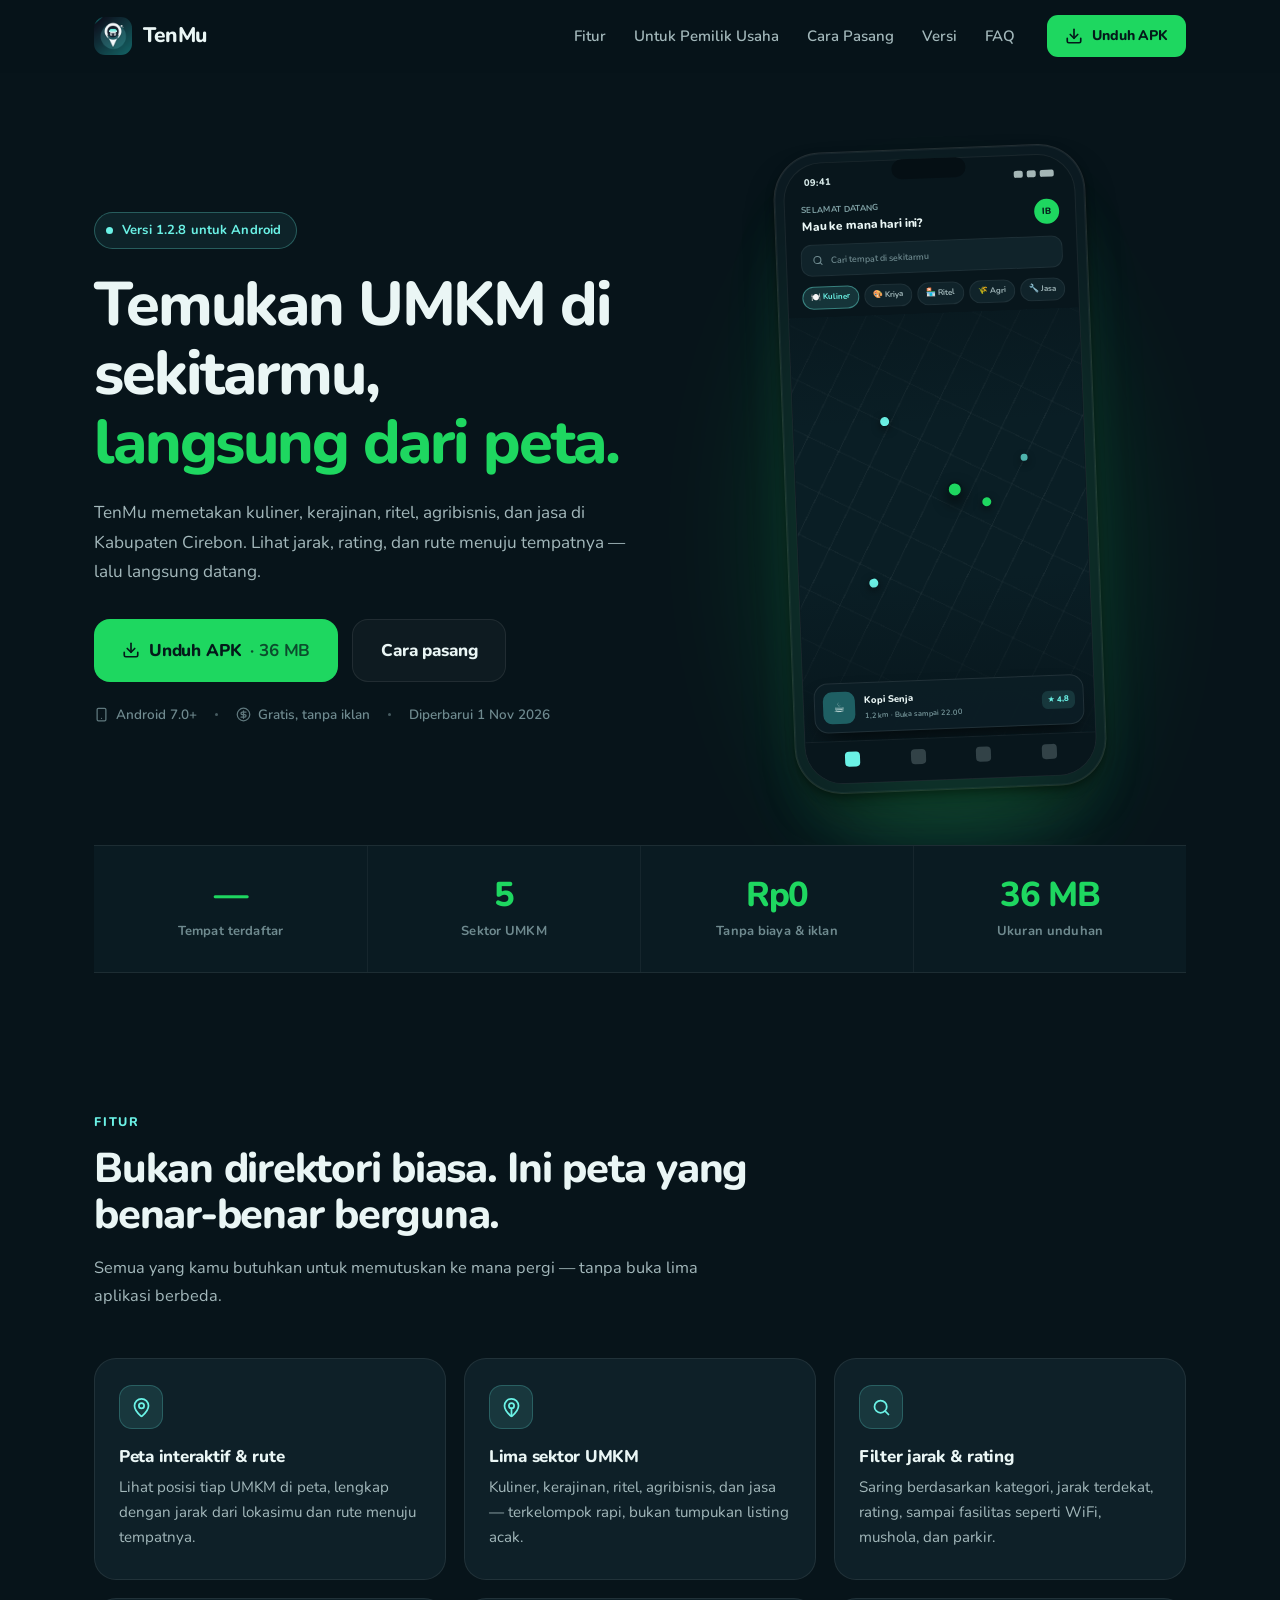
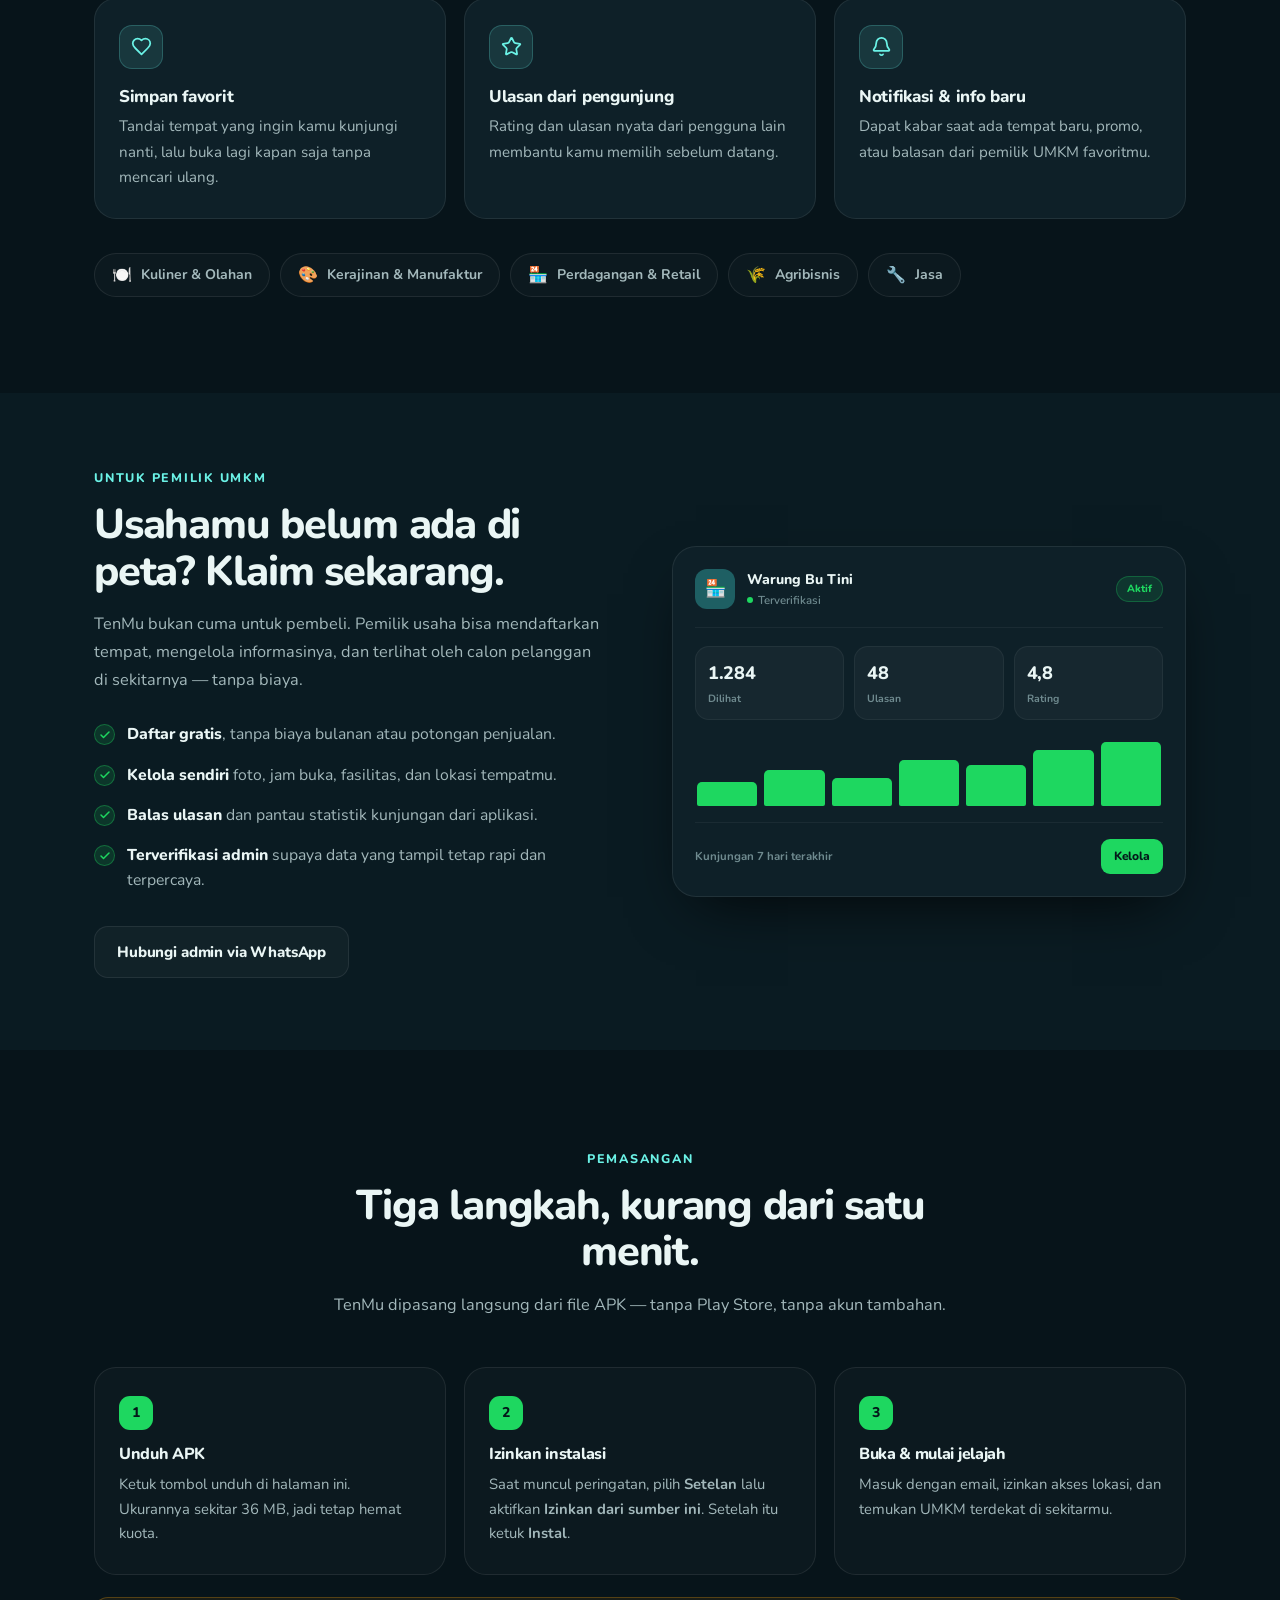
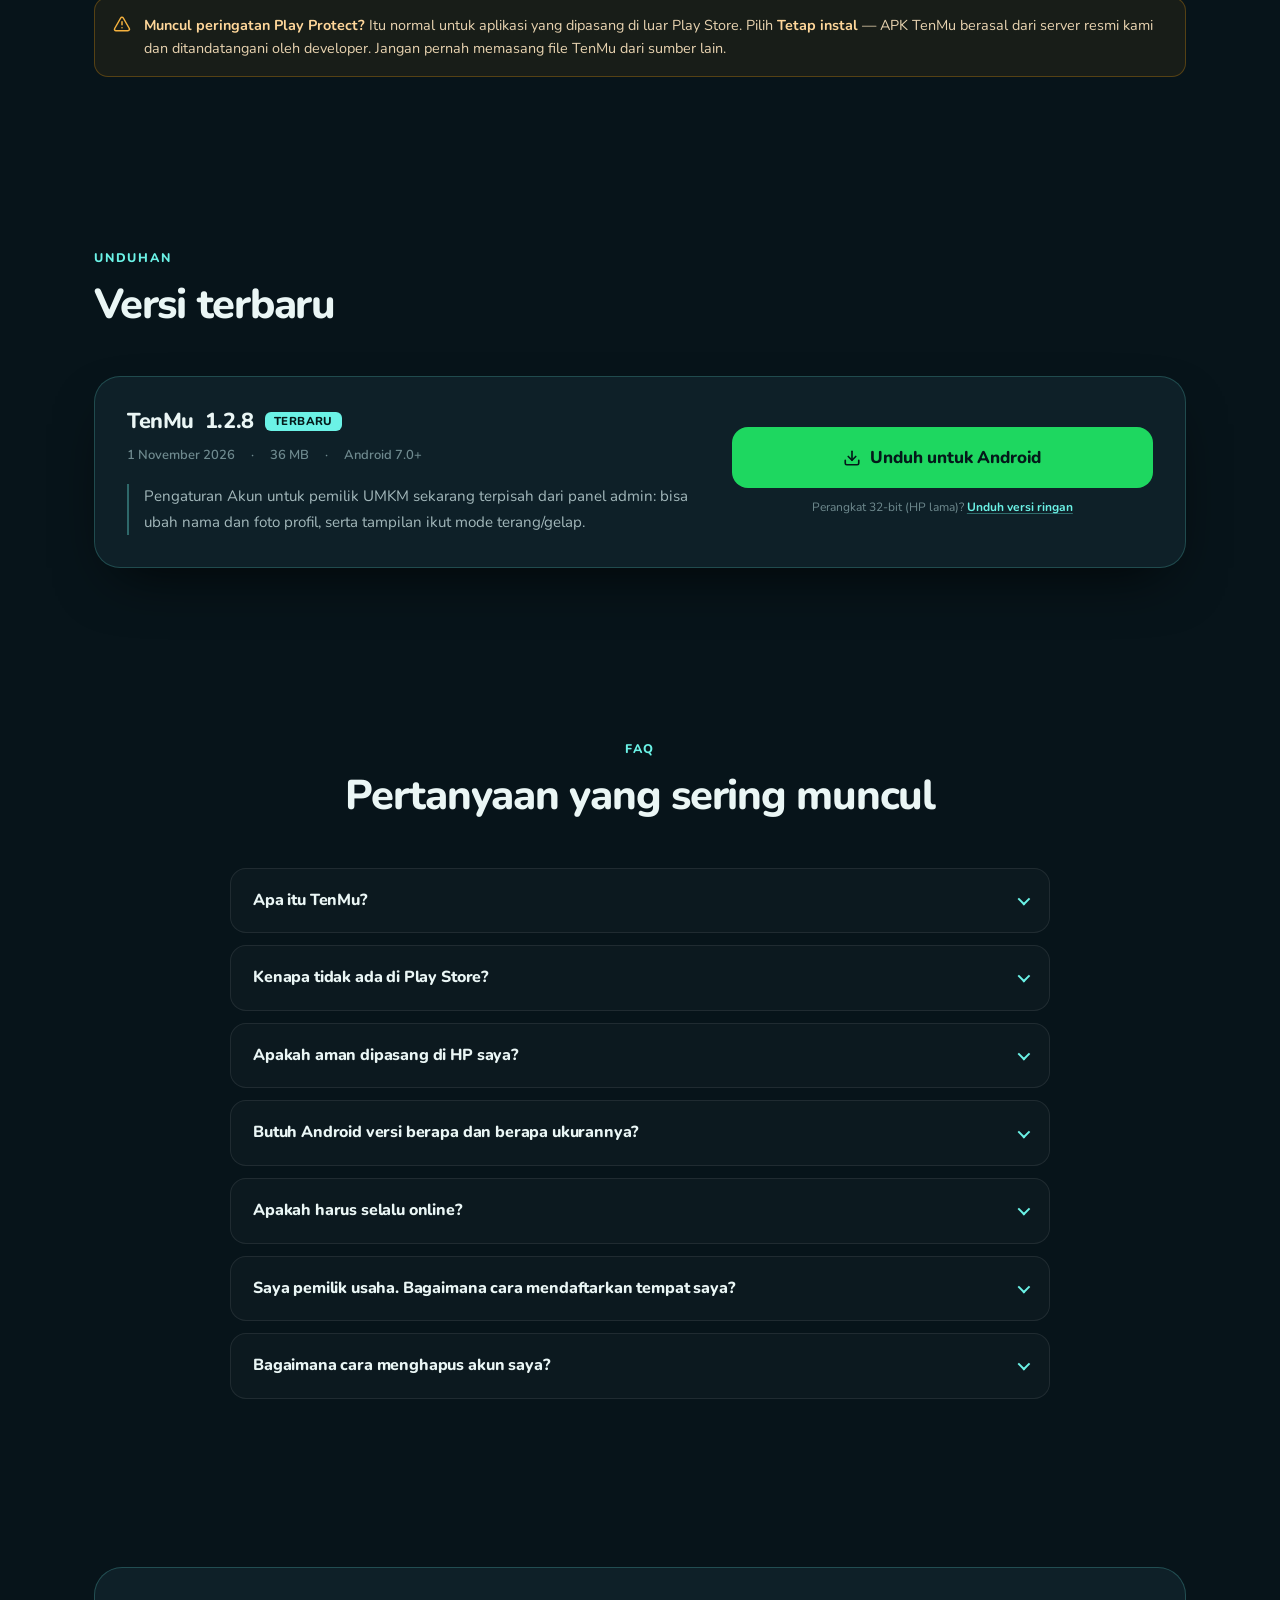
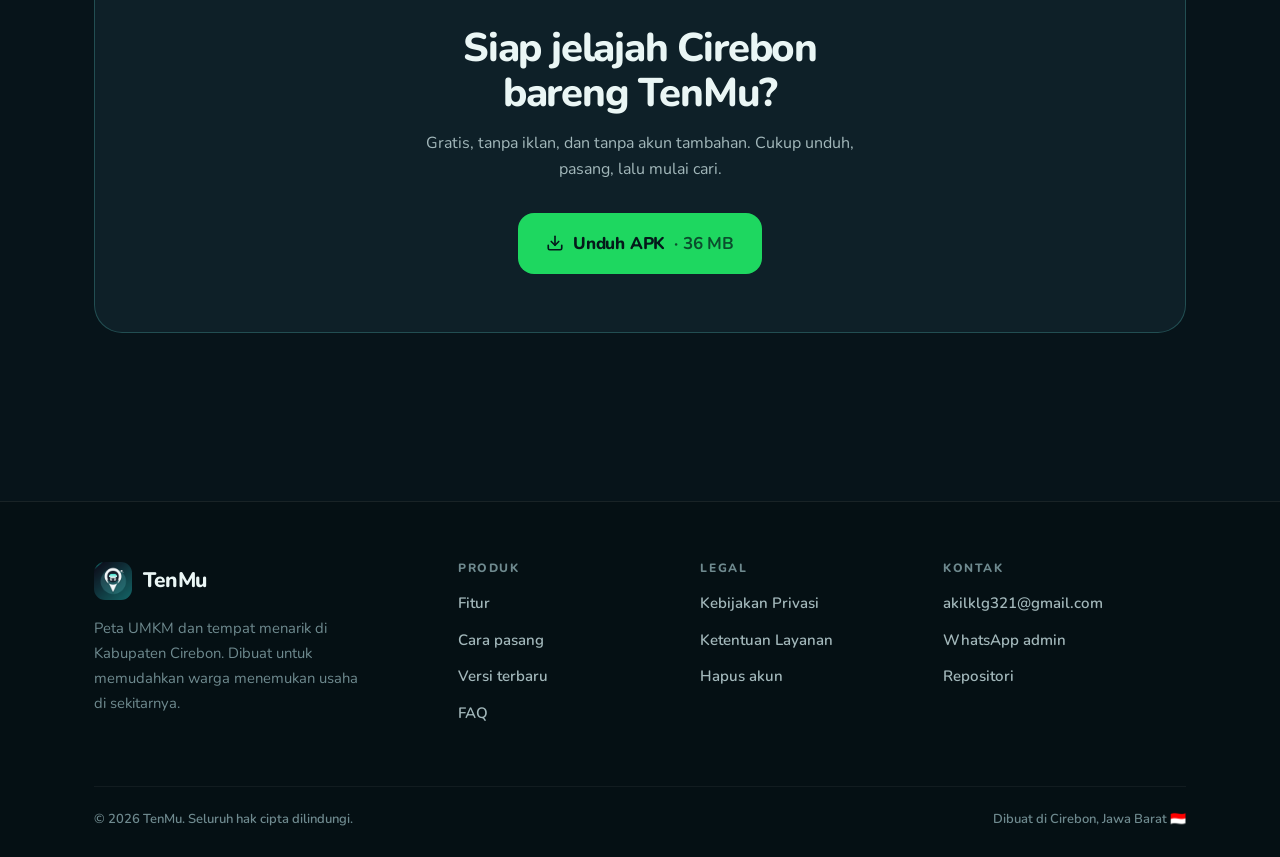
<file: index.html>
<!DOCTYPE html>
<html lang="id">
<head>
<meta charset="utf-8">
<meta name="viewport" content="width=device-width, initial-scale=1">
<title>TenMu — Peta UMKM &amp; Tempat Menarik di Kabupaten Cirebon</title>
<meta name="description" content="TenMu memetakan kuliner, kerajinan, ritel, agribisnis, dan jasa di Kabupaten Cirebon. Lihat jarak, rating, dan rute, lalu langsung datang. Unduh APK gratis untuk Android.">
<meta name="theme-color" content="#07141a">
<meta name="author" content="TenMu">
<link rel="canonical" href="https://ibnuakill.github.io/tenmu_lp/">

<!-- Open Graph -->
<meta property="og:type" content="website">
<meta property="og:site_name" content="TenMu">
<meta property="og:locale" content="id_ID">
<meta property="og:title" content="TenMu — Peta UMKM & Tempat Menarik di Kabupaten Cirebon">
<meta property="og:description" content="Cari kuliner, kerajinan, ritel, agribisnis, dan jasa di sekitarmu. Lihat jarak, rating, dan rute. Unduh APK gratis.">
<meta property="og:url" content="https://ibnuakill.github.io/tenmu_lp/">
<meta property="og:image" content="https://ibnuakill.github.io/tenmu_lp/assets/img/og.png">
<meta property="og:image:width" content="1200">
<meta property="og:image:height" content="630">
<meta property="og:image:alt" content="TenMu — peta UMKM Kabupaten Cirebon">
<meta name="twitter:card" content="summary_large_image">
<meta name="twitter:title" content="TenMu — Peta UMKM Kabupaten Cirebon">
<meta name="twitter:description" content="Cari UMKM di sekitarmu, lihat jarak dan rating, lalu langsung datang. Unduh APK gratis.">
<meta name="twitter:image" content="https://ibnuakill.github.io/tenmu_lp/assets/img/og.png">

<link rel="icon" href="assets/img/favicon-32.png" sizes="32x32" type="image/png">
<link rel="icon" href="assets/img/favicon-64.png" sizes="64x64" type="image/png">
<link rel="apple-touch-icon" href="assets/img/apple-touch-icon.png">
<link rel="manifest" href="manifest.webmanifest">
<link rel="preload" href="assets/fonts/nunito-regular.ttf" as="font" type="font/ttf" crossorigin>
<link rel="preload" href="assets/fonts/nunito-extrabold.ttf" as="font" type="font/ttf" crossorigin>
<link rel="stylesheet" href="assets/css/style.css?v=4">

<script type="application/ld+json">
{
  "@context": "https://schema.org",
  "@type": "SoftwareApplication",
  "name": "TenMu",
  "applicationCategory": "TravelApplication",
  "operatingSystem": "Android 7.0+",
  "description": "Aplikasi peta dan direktori UMKM di Kabupaten Cirebon: kuliner, kerajinan, ritel, agribisnis, dan jasa.",
  "url": "https://ibnuakill.github.io/tenmu_lp/",
  "downloadUrl": "https://ibnuakill.github.io/tenmu_lp/#unduh",
  "softwareVersion": "1.2.8",
  "inLanguage": "id",
  "offers": { "@type": "Offer", "price": "0", "priceCurrency": "IDR" },
  "publisher": { "@type": "Organization", "name": "TenMu", "email": "akilklg321@gmail.com" }
}
</script>
</head>
<body>
<a class="skip-link" href="#main">Lewati ke konten</a>

<header class="site-header" id="siteHeader">
  <div class="container">
    <nav class="nav" aria-label="Navigasi utama">
      <a class="brand" href="./" aria-label="TenMu, ke beranda">
        <img src="assets/img/logo-192.png" alt="" width="38" height="38">
        <span>TenMu</span>
      </a>
      <div class="nav-links" id="navLinks">
        <a href="#fitur">Fitur</a>
        <a href="#pemilik">Untuk Pemilik Usaha</a>
        <a href="#pasang">Cara Pasang</a>
        <a href="#versi">Versi</a>
        <a href="#faq">FAQ</a>
      </div>
      <div class="nav-cta">
        <a class="btn btn-primary btn-sm js-download" href="#unduh">
          <svg viewBox="0 0 24 24" fill="none" stroke="currentColor" stroke-width="2.2" stroke-linecap="round" stroke-linejoin="round" aria-hidden="true"><path d="M21 15v4a2 2 0 0 1-2 2H5a2 2 0 0 1-2-2v-4"/><polyline points="7 10 12 15 17 10"/><line x1="12" x2="12" y1="15" y2="3"/></svg>
          Unduh APK
        </a>
      </div>
      <button class="nav-toggle" id="navToggle" aria-label="Buka menu" aria-expanded="false" aria-controls="navLinks">
        <svg viewBox="0 0 24 24" fill="none" stroke="currentColor" stroke-width="2.2" stroke-linecap="round" aria-hidden="true"><line x1="3" y1="6" x2="21" y2="6"/><line x1="3" y1="12" x2="21" y2="12"/><line x1="3" y1="18" x2="21" y2="18"/></svg>
      </button>
    </nav>
  </div>
</header>

<main id="main">

  <!-- ══════════ HERO ══════════ -->
  <section class="hero">
    <div class="container">
      <div class="hero-grid">
        <div class="hero-copy">
          <span class="badge"><span class="dot"></span> <span data-badge-version>Versi terbaru untuk Android</span></span>
          <h1>Temukan UMKM di sekitarmu, <span class="grad">langsung dari peta.</span></h1>
          <p class="lede">
            TenMu memetakan kuliner, kerajinan, ritel, agribisnis, dan jasa di Kabupaten Cirebon.
            Lihat jarak, rating, dan rute menuju tempatnya — lalu langsung datang.
          </p>

          <div class="cta-row" id="unduh">
            <a class="btn btn-primary btn-lg js-download" href="#versi" data-download-primary>
              <svg viewBox="0 0 24 24" fill="none" stroke="currentColor" stroke-width="2.2" stroke-linecap="round" stroke-linejoin="round" aria-hidden="true"><path d="M21 15v4a2 2 0 0 1-2 2H5a2 2 0 0 1-2-2v-4"/><polyline points="7 10 12 15 17 10"/><line x1="12" x2="12" y1="15" y2="3"/></svg>
              Unduh APK <span data-download-size style="opacity:.72;font-weight:700">·</span>
            </a>
            <a class="btn btn-ghost btn-lg" href="#pasang">Cara pasang</a>
          </div>

          <div class="meta-row">
            <span>
              <svg viewBox="0 0 24 24" fill="none" stroke="currentColor" stroke-width="2" stroke-linecap="round" stroke-linejoin="round" aria-hidden="true"><rect width="14" height="20" x="5" y="2" rx="2"/><path d="M12 18h.01"/></svg>
              Android 7.0+
            </span>
            <span class="sep" aria-hidden="true"></span>
            <span>
              <svg viewBox="0 0 24 24" fill="none" stroke="currentColor" stroke-width="2" stroke-linecap="round" stroke-linejoin="round" aria-hidden="true"><circle cx="12" cy="12" r="10"/><path d="M16 8h-6a2 2 0 1 0 0 4h4a2 2 0 1 1 0 4H8"/><path d="M12 6v12"/></svg>
              Gratis, tanpa iklan
            </span>
            <span class="sep" aria-hidden="true"></span>
            <span data-meta-version>Diperbarui 1 Nov 2026</span>
          </div>
        </div>

        <div class="hero-art" aria-hidden="true">
          <div class="phone">
            <div class="notch"></div>
            <div class="phone-screen">
              <div class="statusbar">
                <span>09:41</span>
                <span class="icons"><i></i><i></i><i></i></span>
              </div>
              <div class="app-head">
                <div>
                  <div class="hi">Selamat datang</div>
                  <div class="name">Mau ke mana hari ini?</div>
                </div>
                <div class="avatar">IB</div>
              </div>
              <div class="app-search">
                <svg viewBox="0 0 24 24" fill="none" stroke="currentColor" stroke-width="2.2" stroke-linecap="round"><circle cx="11" cy="11" r="7"/><path d="m20 20-3.5-3.5"/></svg>
                Cari tempat di sekitarmu
              </div>
              <div class="chips">
                <span class="chip on">🍽️ Kuliner</span>
                <span class="chip">🎨 Kriya</span>
                <span class="chip">🏪 Ritel</span>
                <span class="chip">🌾 Agri</span>
                <span class="chip">🔧 Jasa</span>
              </div>
              <div class="app-map">
                <span class="pin a"></span>
                <span class="pin b"></span>
                <span class="pin c"></span>
                <span class="pin d"></span>
                <span class="pin-main"></span>
                <div class="app-card">
                  <div class="thumb">☕</div>
                  <div>
                    <div class="t">Kopi Senja</div>
                    <div class="s">1,2 km · Buka sampai 22.00</div>
                  </div>
                  <div class="star">★ 4,8</div>
                </div>
              </div>
              <div class="app-nav">
                <span class="on"></span>
                <span></span>
                <span></span>
                <span></span>
              </div>
            </div>
          </div>
        </div>
      </div>
    </div>

    <div class="container">
      <div class="stats reveal">
        <div class="stats-grid">
          <div class="stat">
            <div class="num" data-count-places>—</div>
            <div class="lbl">Tempat terdaftar</div>
          </div>
          <div class="stat">
            <div class="num">5</div>
            <div class="lbl">Sektor UMKM</div>
          </div>
          <div class="stat">
            <div class="num">Rp0</div>
            <div class="lbl">Tanpa biaya &amp; iklan</div>
          </div>
          <div class="stat">
            <div class="num" data-stat-size>36 MB</div>
            <div class="lbl">Ukuran unduhan</div>
          </div>
        </div>
      </div>
    </div>
  </section>

  <!-- ══════════ FITUR ══════════ -->
  <section class="section" id="fitur">
    <div class="container">
      <div class="section-head reveal">
        <span class="eyebrow">Fitur</span>
        <h2>Bukan direktori biasa. Ini peta yang benar-benar berguna.</h2>
        <p class="section-sub">
          Semua yang kamu butuhkan untuk memutuskan ke mana pergi — tanpa buka lima aplikasi berbeda.
        </p>
      </div>

      <div class="features">
        <article class="feature reveal">
          <div class="ico">
            <svg viewBox="0 0 24 24" fill="none" stroke="currentColor" stroke-width="2" stroke-linecap="round" stroke-linejoin="round" aria-hidden="true"><path d="M20 10c0 4.993-5.539 10.193-7.399 11.799a1 1 0 0 1-1.202 0C9.539 20.193 4 14.993 4 10a8 8 0 0 1 16 0"/><circle cx="12" cy="10" r="3"/></svg>
          </div>
          <h3>Peta interaktif &amp; rute</h3>
          <p>Lihat posisi tiap UMKM di peta, lengkap dengan jarak dari lokasimu dan rute menuju tempatnya.</p>
        </article>

        <article class="feature reveal">
          <div class="ico">
            <svg viewBox="0 0 24 24" fill="none" stroke="currentColor" stroke-width="2" stroke-linecap="round" stroke-linejoin="round" aria-hidden="true"><path d="M20 10c0 4.993-5.539 10.193-7.399 11.799a1 1 0 0 1-1.202 0C9.539 20.193 4 14.993 4 10a8 8 0 0 1 16 0"/><circle cx="12" cy="10" r="3"/><path d="M12 13v8"/></svg>
          </div>
          <h3>Lima sektor UMKM</h3>
          <p>Kuliner, kerajinan, ritel, agribisnis, dan jasa — terkelompok rapi, bukan tumpukan listing acak.</p>
        </article>

        <article class="feature reveal">
          <div class="ico">
            <svg viewBox="0 0 24 24" fill="none" stroke="currentColor" stroke-width="2" stroke-linecap="round" stroke-linejoin="round" aria-hidden="true"><circle cx="11" cy="11" r="7"/><path d="m20 20-3.5-3.5"/></svg>
          </div>
          <h3>Filter jarak &amp; rating</h3>
          <p>Saring berdasarkan kategori, jarak terdekat, rating, sampai fasilitas seperti WiFi, mushola, dan parkir.</p>
        </article>

        <article class="feature reveal">
          <div class="ico">
            <svg viewBox="0 0 24 24" fill="none" stroke="currentColor" stroke-width="2" stroke-linecap="round" stroke-linejoin="round" aria-hidden="true"><path d="M19 14c1.49-1.46 3-3.21 3-5.5A5.5 5.5 0 0 0 16.5 3c-1.76 0-3 .5-4.5 2-1.5-1.5-2.74-2-4.5-2A5.5 5.5 0 0 0 2 8.5c0 2.3 1.5 4.05 3 5.5l7 7Z"/></svg>
          </div>
          <h3>Simpan favorit</h3>
          <p>Tandai tempat yang ingin kamu kunjungi nanti, lalu buka lagi kapan saja tanpa mencari ulang.</p>
        </article>

        <article class="feature reveal">
          <div class="ico">
            <svg viewBox="0 0 24 24" fill="none" stroke="currentColor" stroke-width="2" stroke-linecap="round" stroke-linejoin="round" aria-hidden="true"><path d="M11.525 2.295a.53.53 0 0 1 .95 0l2.31 4.679a2.123 2.123 0 0 0 1.595 1.16l5.166.756a.53.53 0 0 1 .294.904l-3.736 3.638a2.123 2.123 0 0 0-.611 1.878l.882 5.14a.53.53 0 0 1-.771.56l-4.618-2.428a2.122 2.122 0 0 0-1.973 0L6.396 21.01a.53.53 0 0 1-.77-.56l.881-5.139a2.122 2.122 0 0 0-.611-1.879L2.16 9.795a.53.53 0 0 1 .294-.906l5.165-.755a2.122 2.122 0 0 0 1.597-1.16z"/></svg>
          </div>
          <h3>Ulasan dari pengunjung</h3>
          <p>Rating dan ulasan nyata dari pengguna lain membantu kamu memilih sebelum datang.</p>
        </article>

        <article class="feature reveal">
          <div class="ico">
            <svg viewBox="0 0 24 24" fill="none" stroke="currentColor" stroke-width="2" stroke-linecap="round" stroke-linejoin="round" aria-hidden="true"><path d="M10.268 21a2 2 0 0 0 3.464 0"/><path d="M3.262 15.326A1 1 0 0 0 4 17h16a1 1 0 0 0 .74-1.673C19.41 13.956 18 12.499 18 8A6 6 0 0 0 6 8c0 4.499-1.411 5.956-2.738 7.326"/></svg>
          </div>
          <h3>Notifikasi &amp; info baru</h3>
          <p>Dapat kabar saat ada tempat baru, promo, atau balasan dari pemilik UMKM favoritmu.</p>
        </article>
      </div>

      <div class="sectors reveal" aria-label="Kategori UMKM di TenMu">
        <span class="sector"><b>🍽️</b> Kuliner &amp; Olahan</span>
        <span class="sector"><b>🎨</b> Kerajinan &amp; Manufaktur</span>
        <span class="sector"><b>🏪</b> Perdagangan &amp; Retail</span>
        <span class="sector"><b>🌾</b> Agribisnis</span>
        <span class="sector"><b>🔧</b> Jasa</span>
      </div>
    </div>
  </section>

  <!-- ══════════ PEMILIK ══════════ -->
  <section class="section tight" id="pemilik" style="background:var(--bg-soft)">
    <div class="container">
      <div class="split">
        <div class="reveal">
          <span class="eyebrow">Untuk pemilik UMKM</span>
          <h2>Usahamu belum ada di peta? Klaim sekarang.</h2>
          <p class="section-sub">
            TenMu bukan cuma untuk pembeli. Pemilik usaha bisa mendaftarkan tempat, mengelola informasinya,
            dan terlihat oleh calon pelanggan di sekitarnya — tanpa biaya.
          </p>
          <ul class="checklist">
            <li>
              <span class="tick"><svg viewBox="0 0 24 24" fill="none" stroke="currentColor" stroke-width="3" stroke-linecap="round" stroke-linejoin="round" aria-hidden="true"><path d="M20 6 9 17l-5-5"/></svg></span>
              <span><b>Daftar gratis</b>, tanpa biaya bulanan atau potongan penjualan.</span>
            </li>
            <li>
              <span class="tick"><svg viewBox="0 0 24 24" fill="none" stroke="currentColor" stroke-width="3" stroke-linecap="round" stroke-linejoin="round" aria-hidden="true"><path d="M20 6 9 17l-5-5"/></svg></span>
              <span><b>Kelola sendiri</b> foto, jam buka, fasilitas, dan lokasi tempatmu.</span>
            </li>
            <li>
              <span class="tick"><svg viewBox="0 0 24 24" fill="none" stroke="currentColor" stroke-width="3" stroke-linecap="round" stroke-linejoin="round" aria-hidden="true"><path d="M20 6 9 17l-5-5"/></svg></span>
              <span><b>Balas ulasan</b> dan pantau statistik kunjungan dari aplikasi.</span>
            </li>
            <li>
              <span class="tick"><svg viewBox="0 0 24 24" fill="none" stroke="currentColor" stroke-width="3" stroke-linecap="round" stroke-linejoin="round" aria-hidden="true"><path d="M20 6 9 17l-5-5"/></svg></span>
              <span><b>Terverifikasi admin</b> supaya data yang tampil tetap rapi dan terpercaya.</span>
            </li>
          </ul>
          <div class="cta-row">
            <a class="btn btn-ghost" href="https://wa.me/6285173194586?text=Halo%20TenMu%2C%20saya%20pemilik%20usaha%20dan%20ingin%20mendaftarkan%20tempat%20saya." target="_blank" rel="noopener">
              Hubungi admin via WhatsApp
            </a>
          </div>
        </div>

        <div class="reveal">
          <div class="dash" aria-hidden="true">
            <div class="dash-top">
              <div class="av">🏪</div>
              <div>
                <div class="nm">Warung Bu Tini</div>
                <div class="st"><i></i> Terverifikasi</div>
              </div>
              <span class="pill">Aktif</span>
            </div>
            <div class="dash-metrics">
              <div class="metric"><div class="v">1.284</div><div class="k">Dilihat</div></div>
              <div class="metric"><div class="v">48</div><div class="k">Ulasan</div></div>
              <div class="metric"><div class="v">4,8</div><div class="k">Rating</div></div>
            </div>
            <div class="dash-bars">
              <i style="height:38%"></i><i style="height:56%"></i><i style="height:44%"></i>
              <i style="height:72%"></i><i style="height:64%"></i><i style="height:88%"></i><i style="height:100%"></i>
            </div>
            <div class="dash-foot">
              <span>Kunjungan 7 hari terakhir</span>
              <span class="btn btn-primary">Kelola</span>
            </div>
          </div>
        </div>
      </div>
    </div>
  </section>

  <!-- ══════════ CARA PASANG ══════════ -->
  <section class="section" id="pasang">
    <div class="container">
      <div class="section-head center reveal">
        <span class="eyebrow">Pemasangan</span>
        <h2>Tiga langkah, kurang dari satu menit.</h2>
        <p class="section-sub">TenMu dipasang langsung dari file APK — tanpa Play Store, tanpa akun tambahan.</p>
      </div>

      <div class="steps">
        <div class="step reveal">
          <div class="n">1</div>
          <h3>Unduh APK</h3>
          <p>Ketuk tombol unduh di halaman ini. Ukurannya sekitar <span data-inline-size>36 MB</span>, jadi tetap hemat kuota.</p>
        </div>
        <div class="step reveal">
          <div class="n">2</div>
          <h3>Izinkan instalasi</h3>
          <p>Saat muncul peringatan, pilih <b>Setelan</b> lalu aktifkan <b>Izinkan dari sumber ini</b>. Setelah itu ketuk <b>Instal</b>.</p>
        </div>
        <div class="step reveal">
          <div class="n">3</div>
          <h3>Buka &amp; mulai jelajah</h3>
          <p>Masuk dengan email, izinkan akses lokasi, dan temukan UMKM terdekat di sekitarmu.</p>
        </div>
      </div>

      <div class="note reveal">
        <svg viewBox="0 0 24 24" fill="none" stroke="currentColor" stroke-width="2" stroke-linecap="round" stroke-linejoin="round" aria-hidden="true"><path d="m21.73 18-8-14a2 2 0 0 0-3.48 0l-8 14A2 2 0 0 0 4 21h16a2 2 0 0 0 1.73-3"/><path d="M12 9v4"/><path d="M12 17h.01"/></svg>
        <div>
          <b>Muncul peringatan Play Protect?</b> Itu normal untuk aplikasi yang dipasang di luar Play Store.
          Pilih <b>Tetap instal</b> — APK TenMu berasal dari server resmi kami dan ditandatangani oleh developer.
          Jangan pernah memasang file TenMu dari sumber lain.
        </div>
      </div>
    </div>
  </section>

  <!-- ══════════ VERSI / UNDUH ══════════ -->
  <section class="section tight" id="versi">
    <div class="container">
      <div class="section-head reveal">
        <span class="eyebrow">Unduhan</span>
        <h2>Versi terbaru</h2>
      </div>

      <div class="release-card reveal">
        <div>
          <h3>
            TenMu <span data-version>1.2.8</span>
            <span class="tag">Terbaru</span>
          </h3>
          <div class="release-meta">
            <span data-release-date>—</span>
            <span aria-hidden="true">·</span>
            <span data-size>36 MB</span>
            <span aria-hidden="true">·</span>
            <span>Android 7.0+</span>
          </div>
          <p class="release-notes" data-changelog>
            Memuat catatan rilis…
          </p>
        </div>

        <div class="release-actions">
          <a class="btn btn-primary btn-lg js-download" data-download-primary href="#" rel="noopener">
            <svg viewBox="0 0 24 24" fill="none" stroke="currentColor" stroke-width="2.2" stroke-linecap="round" stroke-linejoin="round" aria-hidden="true"><path d="M21 15v4a2 2 0 0 1-2 2H5a2 2 0 0 1-2-2v-4"/><polyline points="7 10 12 15 17 10"/><line x1="12" x2="12" y1="15" y2="3"/></svg>
            Unduh untuk Android
          </a>
          <div class="release-alt">
            Perangkat 32-bit (HP lama)? <a data-download-alt href="#">Unduh versi ringan</a>
          </div>
          <div class="checksum" data-checksum hidden></div>
        </div>
      </div>
    </div>
  </section>

  <!-- ══════════ FAQ ══════════ -->
  <section class="section" id="faq">
    <div class="container">
      <div class="section-head center reveal">
        <span class="eyebrow">FAQ</span>
        <h2>Pertanyaan yang sering muncul</h2>
      </div>

      <div class="faq-list">
        <details class="q reveal">
          <summary>Apa itu TenMu?</summary>
          <div class="a">TenMu adalah aplikasi peta dan direktori UMKM untuk Kabupaten Cirebon. Kamu bisa mencari tempat makan, toko, pengrajin, hasil tani, sampai jasa di sekitarmu, lengkap dengan jarak, rating, dan rute.</div>
        </details>

        <details class="q reveal">
          <summary>Kenapa tidak ada di Play Store?</summary>
          <div class="a">TenMu masih dalam tahap pengembangan aktif dan untuk sementara didistribusikan langsung sebagai APK. Cara ini membuat pembaruan bisa sampai lebih cepat ke pengguna. APK yang kamu unduh di sini adalah file yang sama dengan yang dipakai tim kami sehari-hari.</div>
        </details>

        <details class="q reveal">
          <summary>Apakah aman dipasang di HP saya?</summary>
          <div class="a">Aman, selama kamu mengunduhnya dari halaman ini. APK ditandatangani oleh developer TenMu dan diunduh langsung dari server resmi. Android akan menampilkan peringatan karena aplikasi tidak berasal dari Play Store — itu wajar. Pastikan ukuran file sesuai dengan yang tertulis di halaman ini, dan jangan memasang file TenMu dari sumber lain.</div>
        </details>

        <details class="q reveal">
          <summary>Butuh Android versi berapa dan berapa ukurannya?</summary>
          <div class="a">TenMu berjalan di Android 7.0 ke atas. Unduhan utama sekitar <span data-inline-size>36 MB</span> untuk perangkat 64-bit (hampir semua HP keluaran 2016 ke atas). Kalau perangkatmu 32-bit, tersedia versi khusus yang lebih ringan.</div>
        </details>

        <details class="q reveal">
          <summary>Apakah harus selalu online?</summary>
          <div class="a">Peta, pencarian, dan ulasan membutuhkan koneksi internet. Data yang sudah pernah dimuat bisa dibuka kembali tanpa memuat ulang penuh, jadi penggunaan kuota tetap ringan.</div>
        </details>

        <details class="q reveal">
          <summary>Saya pemilik usaha. Bagaimana cara mendaftarkan tempat saya?</summary>
          <div class="a">Pasang aplikasi, buat akun, lalu pilih peran sebagai pemilik usaha. Dari sana kamu bisa menambahkan tempat, foto, dan jam buka. Setelah diperiksa admin, tempatmu akan muncul di peta. Butuh bantuan? <a href="https://wa.me/6285173194586" target="_blank" rel="noopener">Hubungi admin via WhatsApp</a>.</div>
        </details>

        <details class="q reveal">
          <summary>Bagaimana cara menghapus akun saya?</summary>
          <div class="a">Buka aplikasi → <b>Profil</b> → <b>Pengaturan</b> → <b>Hapus Akun</b>. Atau ikuti langkah di halaman <a href="delete-account.html">hapus akun</a> untuk mengajukan lewat email.</div>
        </details>
      </div>
    </div>
  </section>

  <!-- ══════════ CTA ══════════ -->
  <section class="section tight">
    <div class="container">
      <div class="cta-band reveal">
        <h2>Siap jelajah Cirebon bareng TenMu?</h2>
        <p>Gratis, tanpa iklan, dan tanpa akun tambahan. Cukup unduh, pasang, lalu mulai cari.</p>
        <div class="cta-row">
          <a class="btn btn-primary btn-lg js-download" data-download-primary href="#versi">
            <svg viewBox="0 0 24 24" fill="none" stroke="currentColor" stroke-width="2.2" stroke-linecap="round" stroke-linejoin="round" aria-hidden="true"><path d="M21 15v4a2 2 0 0 1-2 2H5a2 2 0 0 1-2-2v-4"/><polyline points="7 10 12 15 17 10"/><line x1="12" x2="12" y1="15" y2="3"/></svg>
            Unduh APK <span data-download-size style="opacity:.72;font-weight:700">·</span>
          </a>
        </div>
      </div>
    </div>
  </section>

</main>

<footer class="site-footer">
  <div class="container">
    <div class="foot-grid">
      <div class="foot-brand">
        <a class="brand" href="./">
          <img src="assets/img/logo-192.png" alt="" width="38" height="38">
          <span>TenMu</span>
        </a>
        <p>Peta UMKM dan tempat menarik di Kabupaten Cirebon. Dibuat untuk memudahkan warga menemukan usaha di sekitarnya.</p>
      </div>

      <div class="foot-col">
        <h4>Produk</h4>
        <ul>
          <li><a href="#fitur">Fitur</a></li>
          <li><a href="#pasang">Cara pasang</a></li>
          <li><a href="#versi">Versi terbaru</a></li>
          <li><a href="#faq">FAQ</a></li>
        </ul>
      </div>

      <div class="foot-col">
        <h4>Legal</h4>
        <ul>
          <li><a href="privacy.html">Kebijakan Privasi</a></li>
          <li><a href="terms.html">Ketentuan Layanan</a></li>
          <li><a href="delete-account.html">Hapus akun</a></li>
        </ul>
      </div>

      <div class="foot-col">
        <h4>Kontak</h4>
        <ul>
          <li><a href="mailto:akilklg321@gmail.com">akilklg321@gmail.com</a></li>
          <li><a href="https://wa.me/6285173194586" target="_blank" rel="noopener">WhatsApp admin</a></li>
          <li><a href="https://github.com/ibnuakill/tenmu_mobile" target="_blank" rel="noopener">Repositori</a></li>
        </ul>
      </div>
    </div>

    <div class="foot-bottom">
      <span>&copy; <span id="year">2026</span> TenMu. Seluruh hak cipta dilindungi.</span>
      <span>Dibuat di Cirebon, Jawa Barat 🇮🇩</span>
    </div>
  </div>
</footer>

<script src="assets/js/app.js?v=4" defer></script>
</body>
</html>
</file>
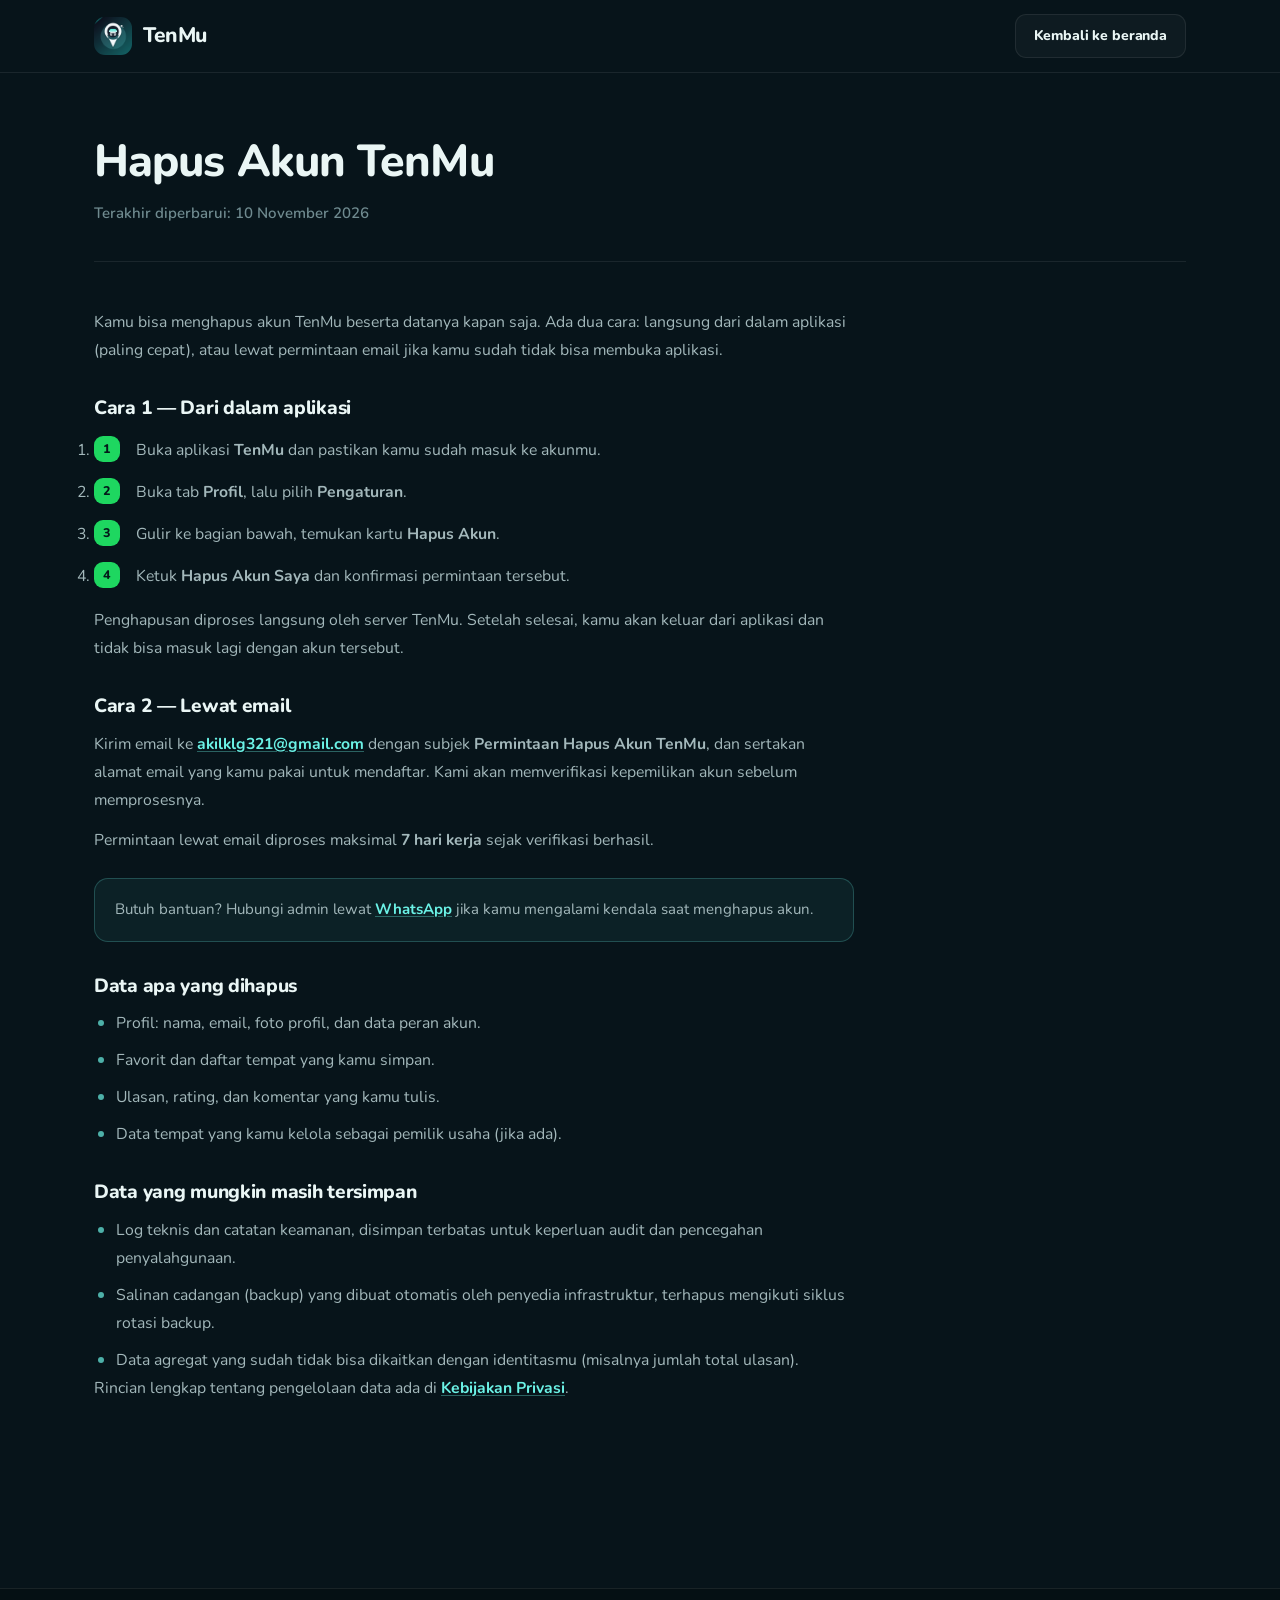
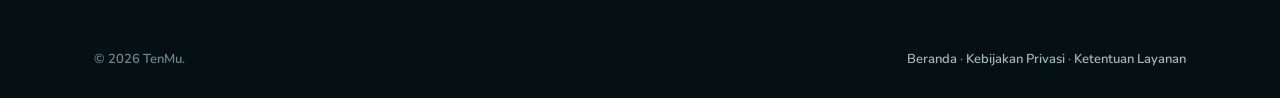
<file: delete-account.html>
<!DOCTYPE html>
<html lang="id">
<head>
<meta charset="utf-8">
<meta name="viewport" content="width=device-width, initial-scale=1">
<title>Hapus Akun — TenMu</title>
<meta name="description" content="Cara menghapus akun TenMu beserta data yang tersimpan.">
<meta name="theme-color" content="#07141a">
<link rel="canonical" href="https://ibnuakill.github.io/tenmu_lp/delete-account.html">
<meta property="og:title" content="Hapus Akun — TenMu">
<meta property="og:type" content="article">
<link rel="icon" href="assets/img/favicon-32.png" sizes="32x32" type="image/png">
<link rel="apple-touch-icon" href="assets/img/apple-touch-icon.png">
<link rel="stylesheet" href="assets/css/style.css?v=4">
</head>
<body>
<header class="site-header scrolled">
  <div class="container">
    <nav class="nav" aria-label="Navigasi">
      <a class="brand" href="./">
        <img src="assets/img/logo-192.png" alt="" width="38" height="38">
        <span>TenMu</span>
      </a>
      <div class="nav-cta" style="margin-left:auto">
        <a class="btn btn-ghost btn-sm" href="./">Kembali ke beranda</a>
      </div>
    </nav>
  </div>
</header>

<main>
  <div class="container">
    <div class="doc-hero">
      <h1>Hapus Akun TenMu</h1>
      <p>Terakhir diperbarui: 10 November 2026</p>
    </div>

    <article class="doc">
      <p>
        Kamu bisa menghapus akun TenMu beserta datanya kapan saja. Ada dua cara: langsung dari dalam
        aplikasi (paling cepat), atau lewat permintaan email jika kamu sudah tidak bisa membuka aplikasi.
      </p>

      <h2>Cara 1 — Dari dalam aplikasi</h2>
      <ol class="steps-list">
        <li>Buka aplikasi <b>TenMu</b> dan pastikan kamu sudah masuk ke akunmu.</li>
        <li>Buka tab <b>Profil</b>, lalu pilih <b>Pengaturan</b>.</li>
        <li>Gulir ke bagian bawah, temukan kartu <b>Hapus Akun</b>.</li>
        <li>Ketuk <b>Hapus Akun Saya</b> dan konfirmasi permintaan tersebut.</li>
      </ol>
      <p style="margin-top:16px">
        Penghapusan diproses langsung oleh server TenMu. Setelah selesai, kamu akan keluar dari aplikasi
        dan tidak bisa masuk lagi dengan akun tersebut.
      </p>

      <h2>Cara 2 — Lewat email</h2>
      <p>
        Kirim email ke <a href="mailto:akilklg321@gmail.com?subject=Permintaan%20Hapus%20Akun%20TenMu">akilklg321@gmail.com</a>
        dengan subjek <b>Permintaan Hapus Akun TenMu</b>, dan sertakan alamat email yang kamu pakai untuk
        mendaftar. Kami akan memverifikasi kepemilikan akun sebelum memprosesnya.
      </p>
      <p>
        Permintaan lewat email diproses maksimal <b>7 hari kerja</b> sejak verifikasi berhasil.
      </p>

      <div class="callout">
        Butuh bantuan? Hubungi admin lewat
        <a href="https://wa.me/6285173194586" target="_blank" rel="noopener">WhatsApp</a>
        jika kamu mengalami kendala saat menghapus akun.
      </div>

      <h2>Data apa yang dihapus</h2>
      <ul>
        <li>Profil: nama, email, foto profil, dan data peran akun.</li>
        <li>Favorit dan daftar tempat yang kamu simpan.</li>
        <li>Ulasan, rating, dan komentar yang kamu tulis.</li>
        <li>Data tempat yang kamu kelola sebagai pemilik usaha (jika ada).</li>
      </ul>

      <h2>Data yang mungkin masih tersimpan</h2>
      <ul>
        <li>Log teknis dan catatan keamanan, disimpan terbatas untuk keperluan audit dan pencegahan penyalahgunaan.</li>
        <li>Salinan cadangan (backup) yang dibuat otomatis oleh penyedia infrastruktur, terhapus mengikuti siklus rotasi backup.</li>
        <li>Data agregat yang sudah tidak bisa dikaitkan dengan identitasmu (misalnya jumlah total ulasan).</li>
      </ul>

      <p>
        Rincian lengkap tentang pengelolaan data ada di
        <a href="privacy.html">Kebijakan Privasi</a>.
      </p>
    </article>
  </div>
</main>

<footer class="site-footer">
  <div class="container">
    <div class="foot-bottom" style="margin-top:0;border-top:0;padding-top:0">
      <span>&copy; <span id="year">2026</span> TenMu.</span>
      <span><a href="./" style="color:var(--text-2)">Beranda</a> · <a href="privacy.html" style="color:var(--text-2)">Kebijakan Privasi</a> · <a href="terms.html" style="color:var(--text-2)">Ketentuan Layanan</a></span>
    </div>
  </div>
</footer>
<script>document.getElementById('year').textContent=new Date().getFullYear();</script>
</body>
</html>
</file>
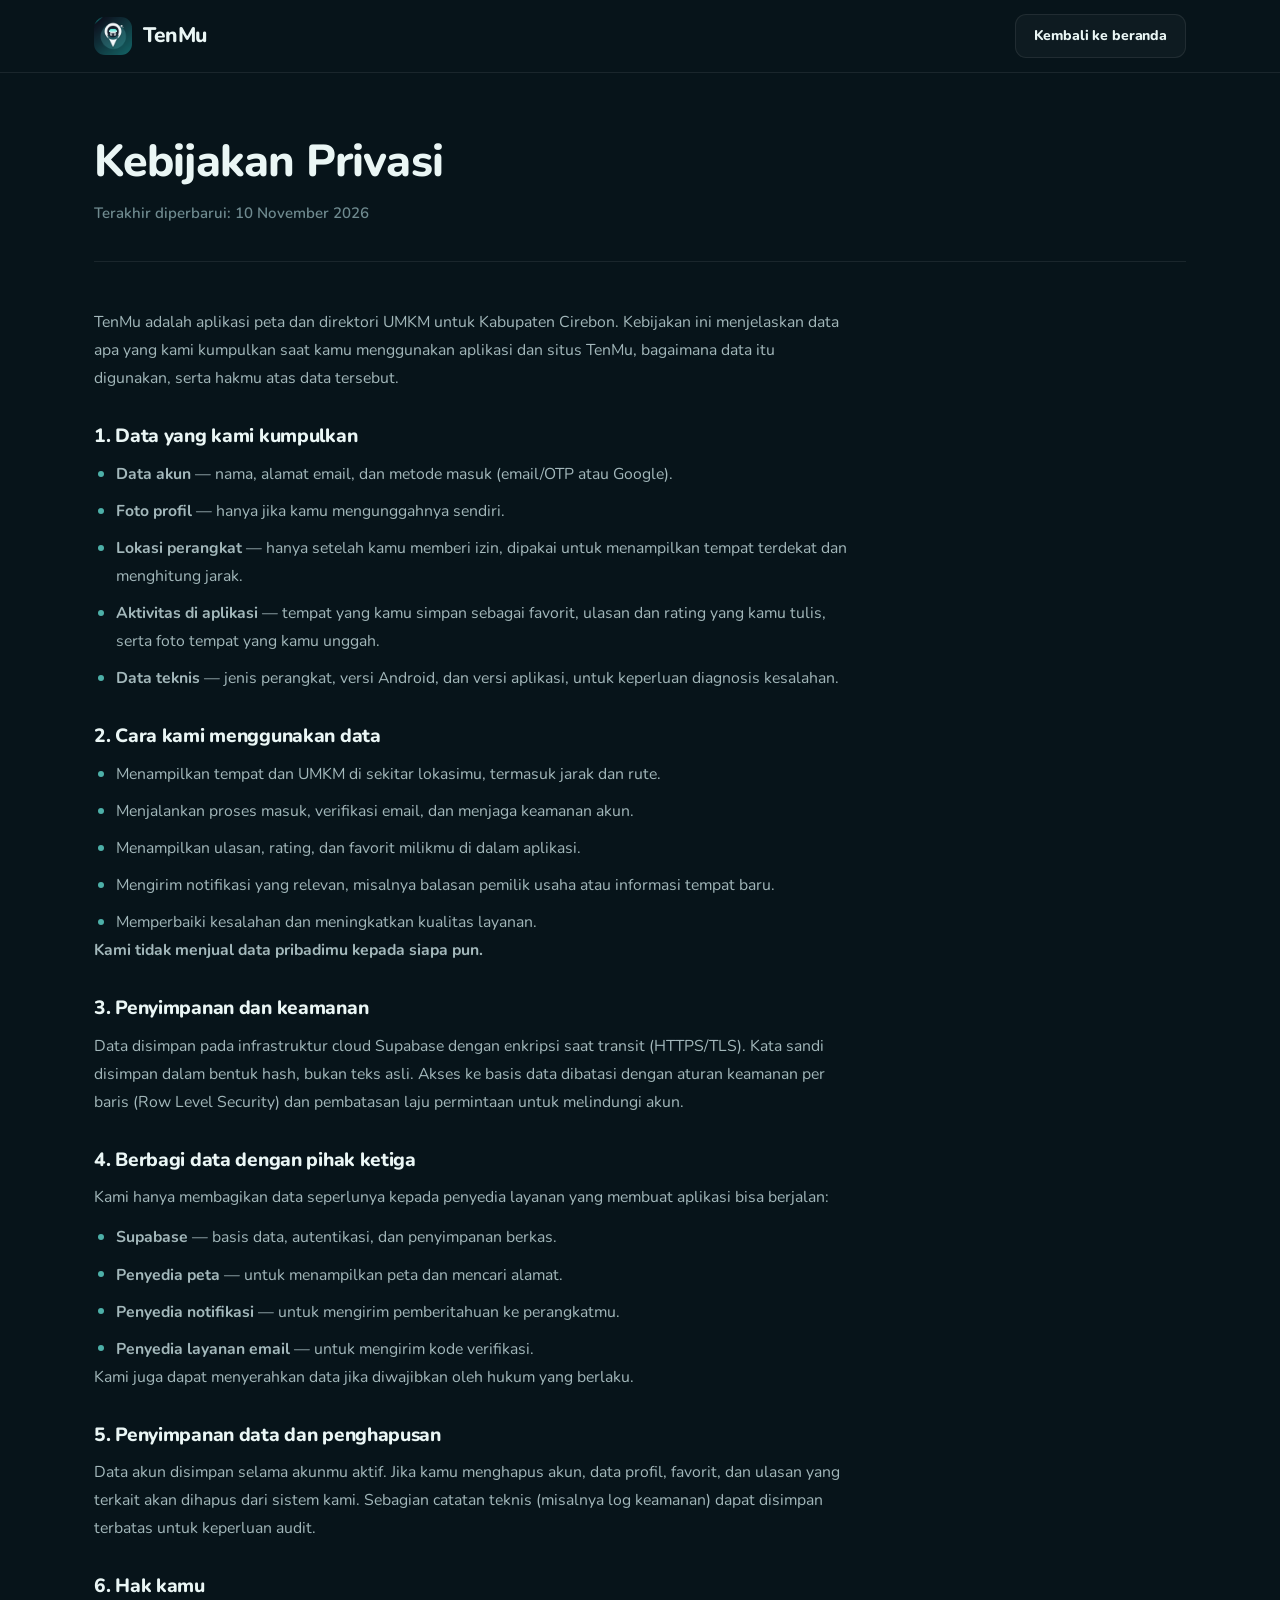
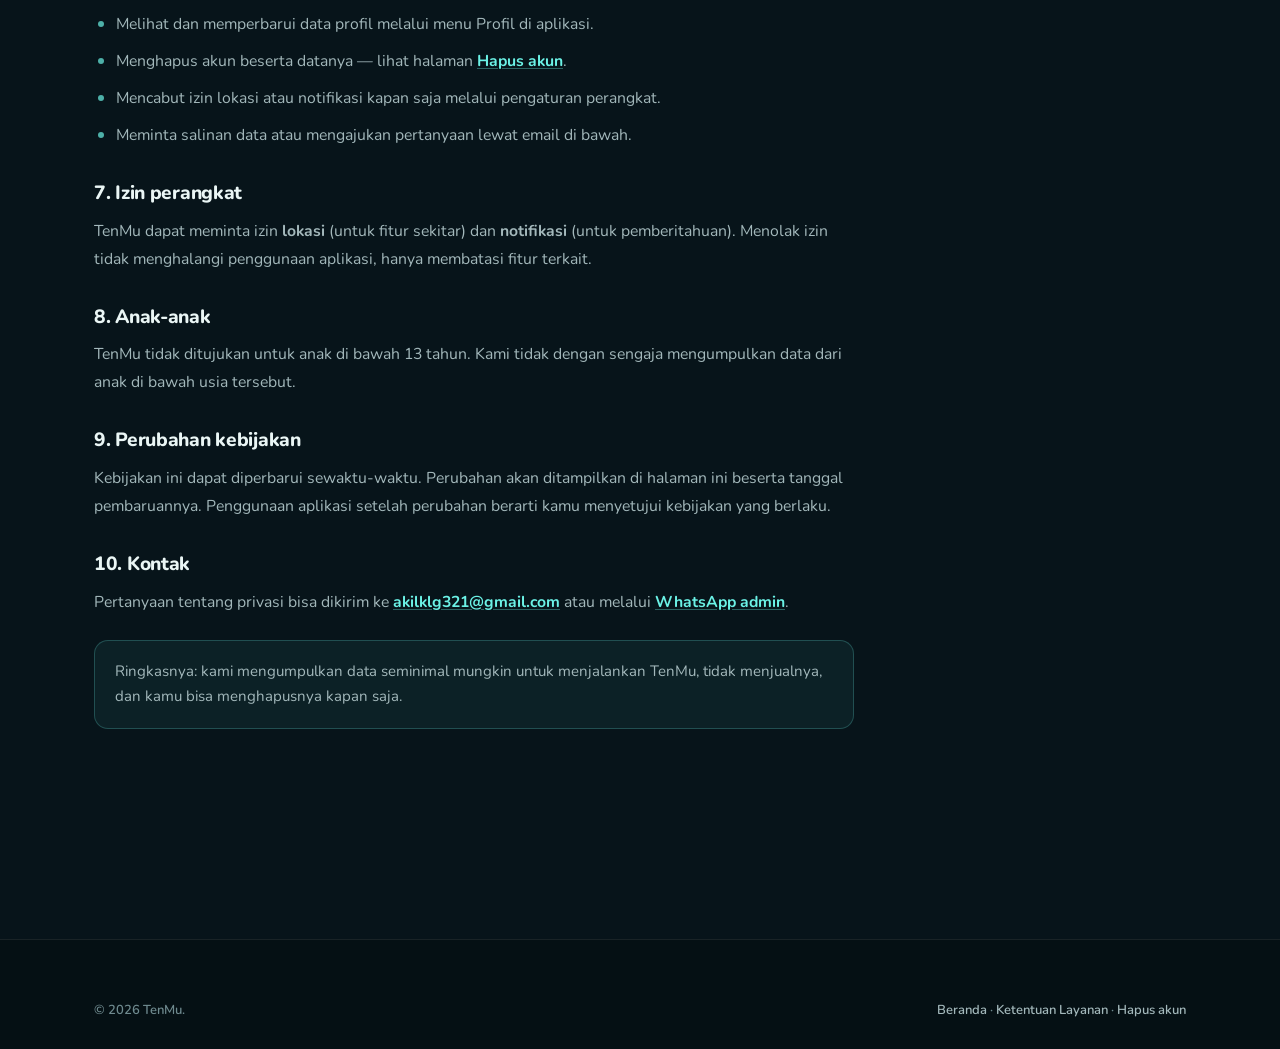
<file: privacy.html>
<!DOCTYPE html>
<html lang="id">
<head>
<meta charset="utf-8">
<meta name="viewport" content="width=device-width, initial-scale=1">
<title>Kebijakan Privasi — TenMu</title>
<meta name="description" content="Bagaimana TenMu mengumpulkan, menggunakan, dan melindungi data pribadimu.">
<meta name="theme-color" content="#07141a">
<link rel="canonical" href="https://ibnuakill.github.io/tenmu_lp/privacy.html">
<meta property="og:title" content="Kebijakan Privasi — TenMu">
<meta property="og:type" content="article">
<link rel="icon" href="assets/img/favicon-32.png" sizes="32x32" type="image/png">
<link rel="apple-touch-icon" href="assets/img/apple-touch-icon.png">
<link rel="stylesheet" href="assets/css/style.css?v=4">
</head>
<body>
<header class="site-header scrolled">
  <div class="container">
    <nav class="nav" aria-label="Navigasi">
      <a class="brand" href="./">
        <img src="assets/img/logo-192.png" alt="" width="38" height="38">
        <span>TenMu</span>
      </a>
      <div class="nav-cta" style="margin-left:auto">
        <a class="btn btn-ghost btn-sm" href="./">Kembali ke beranda</a>
      </div>
    </nav>
  </div>
</header>

<main>
  <div class="container">
    <div class="doc-hero">
      <h1>Kebijakan Privasi</h1>
      <p>Terakhir diperbarui: 10 November 2026</p>
    </div>

    <article class="doc">
      <p>
        TenMu adalah aplikasi peta dan direktori UMKM untuk Kabupaten Cirebon. Kebijakan ini menjelaskan
        data apa yang kami kumpulkan saat kamu menggunakan aplikasi dan situs TenMu, bagaimana data itu
        digunakan, serta hakmu atas data tersebut.
      </p>

      <h2>1. Data yang kami kumpulkan</h2>
      <ul>
        <li><b>Data akun</b> — nama, alamat email, dan metode masuk (email/OTP atau Google).</li>
        <li><b>Foto profil</b> — hanya jika kamu mengunggahnya sendiri.</li>
        <li><b>Lokasi perangkat</b> — hanya setelah kamu memberi izin, dipakai untuk menampilkan tempat terdekat dan menghitung jarak.</li>
        <li><b>Aktivitas di aplikasi</b> — tempat yang kamu simpan sebagai favorit, ulasan dan rating yang kamu tulis, serta foto tempat yang kamu unggah.</li>
        <li><b>Data teknis</b> — jenis perangkat, versi Android, dan versi aplikasi, untuk keperluan diagnosis kesalahan.</li>
      </ul>

      <h2>2. Cara kami menggunakan data</h2>
      <ul>
        <li>Menampilkan tempat dan UMKM di sekitar lokasimu, termasuk jarak dan rute.</li>
        <li>Menjalankan proses masuk, verifikasi email, dan menjaga keamanan akun.</li>
        <li>Menampilkan ulasan, rating, dan favorit milikmu di dalam aplikasi.</li>
        <li>Mengirim notifikasi yang relevan, misalnya balasan pemilik usaha atau informasi tempat baru.</li>
        <li>Memperbaiki kesalahan dan meningkatkan kualitas layanan.</li>
      </ul>
      <p><b>Kami tidak menjual data pribadimu kepada siapa pun.</b></p>

      <h2>3. Penyimpanan dan keamanan</h2>
      <p>
        Data disimpan pada infrastruktur cloud Supabase dengan enkripsi saat transit (HTTPS/TLS).
        Kata sandi disimpan dalam bentuk hash, bukan teks asli. Akses ke basis data dibatasi dengan
        aturan keamanan per baris (Row Level Security) dan pembatasan laju permintaan untuk melindungi akun.
      </p>

      <h2>4. Berbagi data dengan pihak ketiga</h2>
      <p>Kami hanya membagikan data seperlunya kepada penyedia layanan yang membuat aplikasi bisa berjalan:</p>
      <ul>
        <li><b>Supabase</b> — basis data, autentikasi, dan penyimpanan berkas.</li>
        <li><b>Penyedia peta</b> — untuk menampilkan peta dan mencari alamat.</li>
        <li><b>Penyedia notifikasi</b> — untuk mengirim pemberitahuan ke perangkatmu.</li>
        <li><b>Penyedia layanan email</b> — untuk mengirim kode verifikasi.</li>
      </ul>
      <p>Kami juga dapat menyerahkan data jika diwajibkan oleh hukum yang berlaku.</p>

      <h2>5. Penyimpanan data dan penghapusan</h2>
      <p>
        Data akun disimpan selama akunmu aktif. Jika kamu menghapus akun, data profil, favorit, dan
        ulasan yang terkait akan dihapus dari sistem kami. Sebagian catatan teknis (misalnya log
        keamanan) dapat disimpan terbatas untuk keperluan audit.
      </p>

      <h2>6. Hak kamu</h2>
      <ul>
        <li>Melihat dan memperbarui data profil melalui menu Profil di aplikasi.</li>
        <li>Menghapus akun beserta datanya — lihat halaman <a href="delete-account.html">Hapus akun</a>.</li>
        <li>Mencabut izin lokasi atau notifikasi kapan saja melalui pengaturan perangkat.</li>
        <li>Meminta salinan data atau mengajukan pertanyaan lewat email di bawah.</li>
      </ul>

      <h2>7. Izin perangkat</h2>
      <p>
        TenMu dapat meminta izin <b>lokasi</b> (untuk fitur sekitar) dan <b>notifikasi</b> (untuk
        pemberitahuan). Menolak izin tidak menghalangi penggunaan aplikasi, hanya membatasi fitur terkait.
      </p>

      <h2>8. Anak-anak</h2>
      <p>
        TenMu tidak ditujukan untuk anak di bawah 13 tahun. Kami tidak dengan sengaja mengumpulkan data
        dari anak di bawah usia tersebut.
      </p>

      <h2>9. Perubahan kebijakan</h2>
      <p>
        Kebijakan ini dapat diperbarui sewaktu-waktu. Perubahan akan ditampilkan di halaman ini beserta
        tanggal pembaruannya. Penggunaan aplikasi setelah perubahan berarti kamu menyetujui kebijakan
        yang berlaku.
      </p>

      <h2>10. Kontak</h2>
      <p>
        Pertanyaan tentang privasi bisa dikirim ke
        <a href="mailto:akilklg321@gmail.com">akilklg321@gmail.com</a> atau melalui
        <a href="https://wa.me/6285173194586" target="_blank" rel="noopener">WhatsApp admin</a>.
      </p>

      <div class="callout">
        Ringkasnya: kami mengumpulkan data seminimal mungkin untuk menjalankan TenMu, tidak menjualnya,
        dan kamu bisa menghapusnya kapan saja.
      </div>
    </article>
  </div>
</main>

<footer class="site-footer">
  <div class="container">
    <div class="foot-bottom" style="margin-top:0;border-top:0;padding-top:0">
      <span>&copy; <span id="year">2026</span> TenMu.</span>
      <span><a href="./" style="color:var(--text-2)">Beranda</a> · <a href="terms.html" style="color:var(--text-2)">Ketentuan Layanan</a> · <a href="delete-account.html" style="color:var(--text-2)">Hapus akun</a></span>
    </div>
  </div>
</footer>
<script>document.getElementById('year').textContent=new Date().getFullYear();</script>
</body>
</html>
</file>
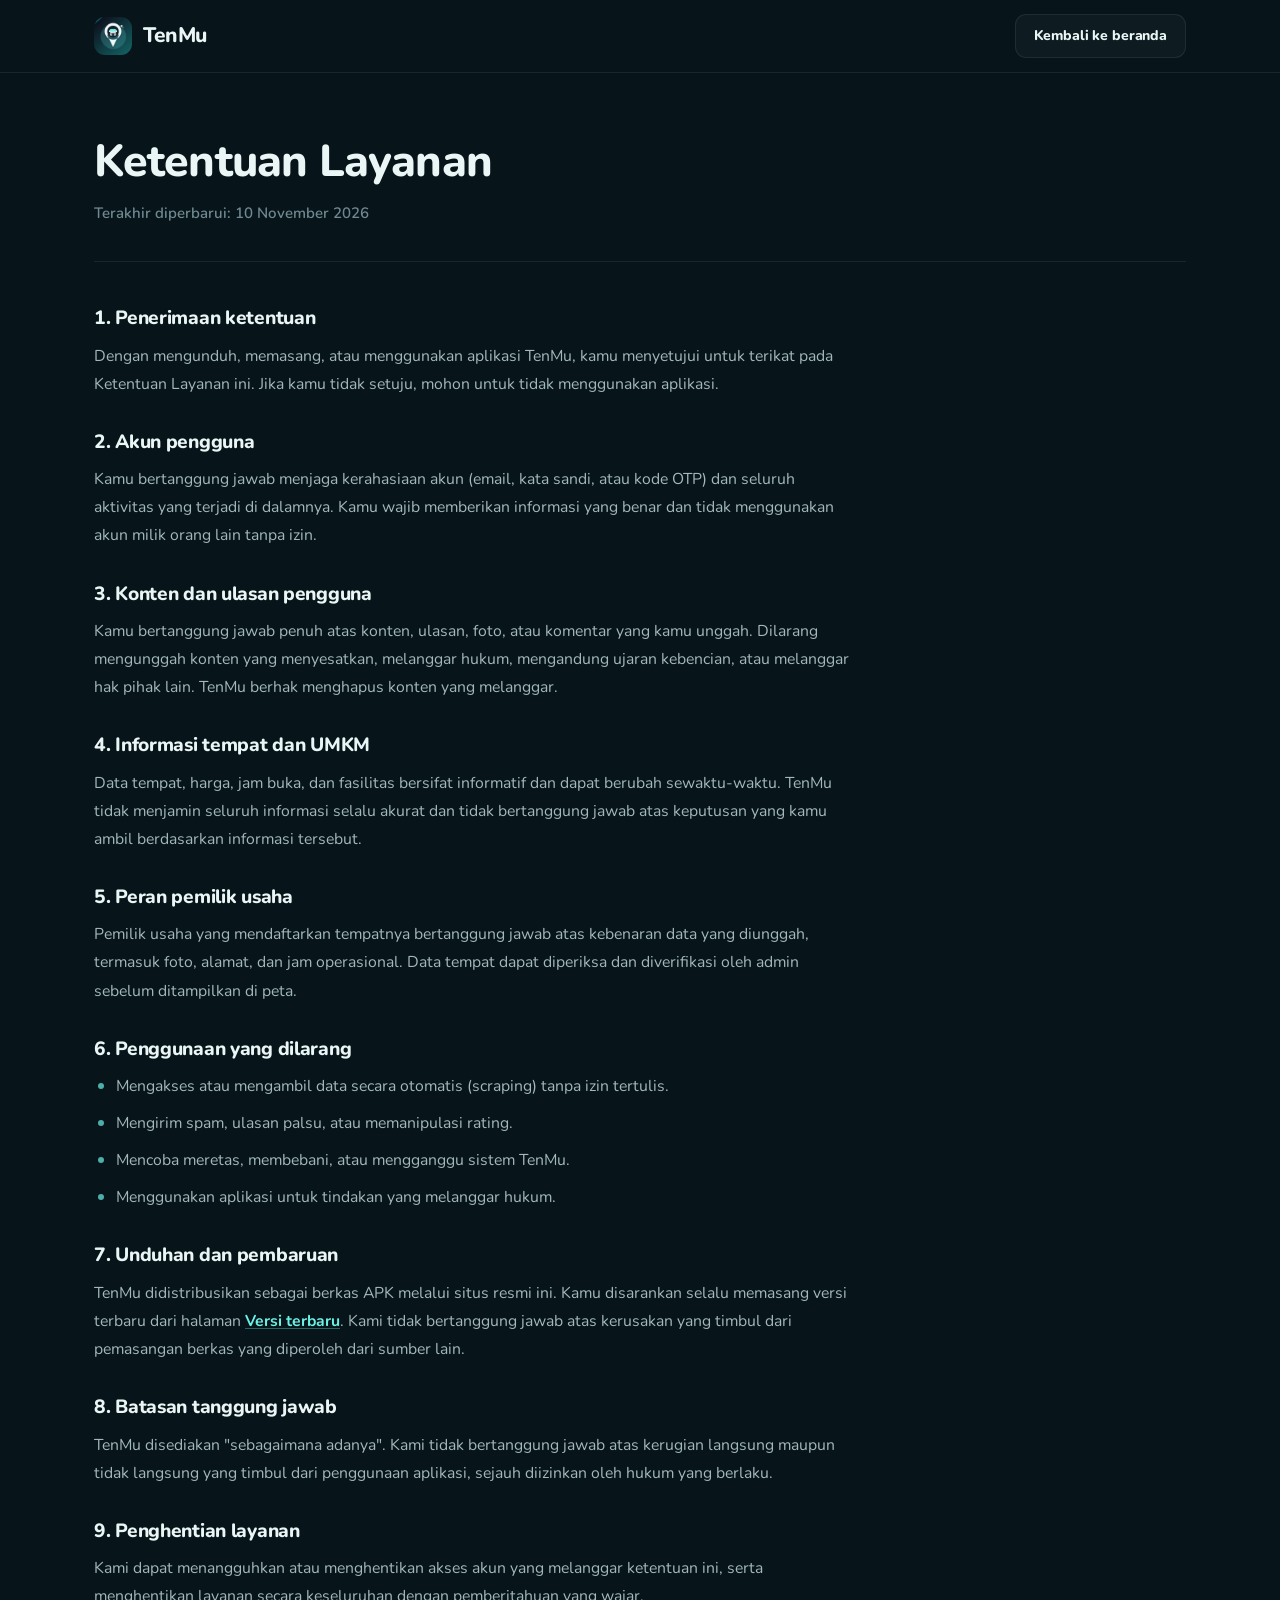
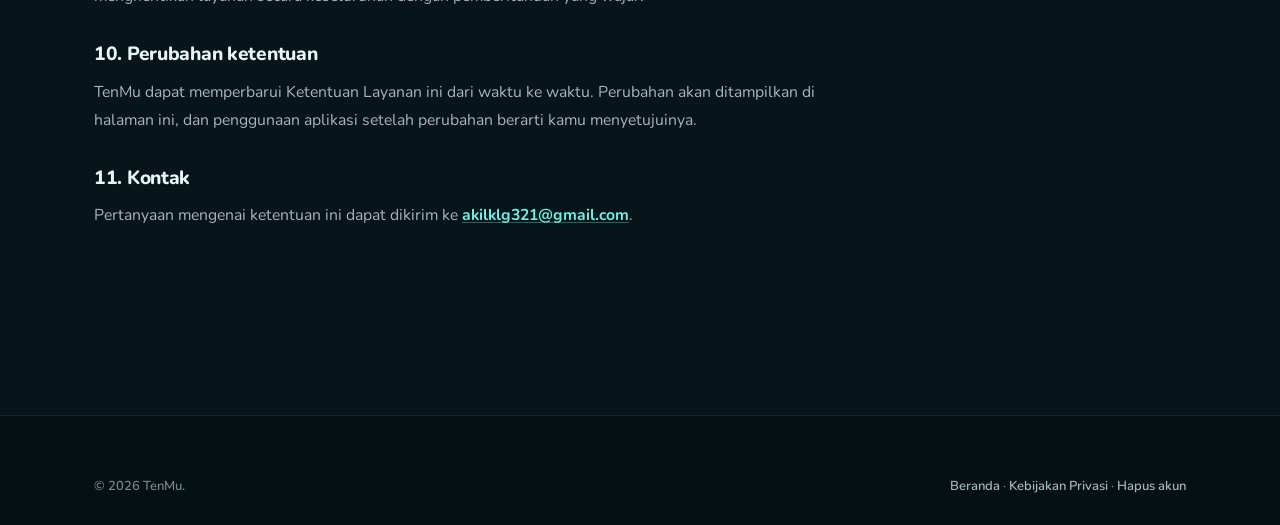
<file: terms.html>
<!DOCTYPE html>
<html lang="id">
<head>
<meta charset="utf-8">
<meta name="viewport" content="width=device-width, initial-scale=1">
<title>Ketentuan Layanan — TenMu</title>
<meta name="description" content="Syarat dan ketentuan penggunaan aplikasi TenMu.">
<meta name="theme-color" content="#07141a">
<link rel="canonical" href="https://ibnuakill.github.io/tenmu_lp/terms.html">
<meta property="og:title" content="Ketentuan Layanan — TenMu">
<meta property="og:type" content="article">
<link rel="icon" href="assets/img/favicon-32.png" sizes="32x32" type="image/png">
<link rel="apple-touch-icon" href="assets/img/apple-touch-icon.png">
<link rel="stylesheet" href="assets/css/style.css?v=4">
</head>
<body>
<header class="site-header scrolled">
  <div class="container">
    <nav class="nav" aria-label="Navigasi">
      <a class="brand" href="./">
        <img src="assets/img/logo-192.png" alt="" width="38" height="38">
        <span>TenMu</span>
      </a>
      <div class="nav-cta" style="margin-left:auto">
        <a class="btn btn-ghost btn-sm" href="./">Kembali ke beranda</a>
      </div>
    </nav>
  </div>
</header>

<main>
  <div class="container">
    <div class="doc-hero">
      <h1>Ketentuan Layanan</h1>
      <p>Terakhir diperbarui: 10 November 2026</p>
    </div>

    <article class="doc">
      <h2>1. Penerimaan ketentuan</h2>
      <p>
        Dengan mengunduh, memasang, atau menggunakan aplikasi TenMu, kamu menyetujui untuk terikat pada
        Ketentuan Layanan ini. Jika kamu tidak setuju, mohon untuk tidak menggunakan aplikasi.
      </p>

      <h2>2. Akun pengguna</h2>
      <p>
        Kamu bertanggung jawab menjaga kerahasiaan akun (email, kata sandi, atau kode OTP) dan seluruh
        aktivitas yang terjadi di dalamnya. Kamu wajib memberikan informasi yang benar dan tidak
        menggunakan akun milik orang lain tanpa izin.
      </p>

      <h2>3. Konten dan ulasan pengguna</h2>
      <p>
        Kamu bertanggung jawab penuh atas konten, ulasan, foto, atau komentar yang kamu unggah. Dilarang
        mengunggah konten yang menyesatkan, melanggar hukum, mengandung ujaran kebencian, atau melanggar
        hak pihak lain. TenMu berhak menghapus konten yang melanggar.
      </p>

      <h2>4. Informasi tempat dan UMKM</h2>
      <p>
        Data tempat, harga, jam buka, dan fasilitas bersifat informatif dan dapat berubah sewaktu-waktu.
        TenMu tidak menjamin seluruh informasi selalu akurat dan tidak bertanggung jawab atas keputusan
        yang kamu ambil berdasarkan informasi tersebut.
      </p>

      <h2>5. Peran pemilik usaha</h2>
      <p>
        Pemilik usaha yang mendaftarkan tempatnya bertanggung jawab atas kebenaran data yang diunggah,
        termasuk foto, alamat, dan jam operasional. Data tempat dapat diperiksa dan diverifikasi oleh
        admin sebelum ditampilkan di peta.
      </p>

      <h2>6. Penggunaan yang dilarang</h2>
      <ul>
        <li>Mengakses atau mengambil data secara otomatis (scraping) tanpa izin tertulis.</li>
        <li>Mengirim spam, ulasan palsu, atau memanipulasi rating.</li>
        <li>Mencoba meretas, membebani, atau mengganggu sistem TenMu.</li>
        <li>Menggunakan aplikasi untuk tindakan yang melanggar hukum.</li>
      </ul>

      <h2>7. Unduhan dan pembaruan</h2>
      <p>
        TenMu didistribusikan sebagai berkas APK melalui situs resmi ini. Kamu disarankan selalu
        memasang versi terbaru dari halaman <a href="index.html#versi">Versi terbaru</a>. Kami tidak
        bertanggung jawab atas kerusakan yang timbul dari pemasangan berkas yang diperoleh dari sumber lain.
      </p>

      <h2>8. Batasan tanggung jawab</h2>
      <p>
        TenMu disediakan "sebagaimana adanya". Kami tidak bertanggung jawab atas kerugian langsung maupun
        tidak langsung yang timbul dari penggunaan aplikasi, sejauh diizinkan oleh hukum yang berlaku.
      </p>

      <h2>9. Penghentian layanan</h2>
      <p>
        Kami dapat menangguhkan atau menghentikan akses akun yang melanggar ketentuan ini, serta
        menghentikan layanan secara keseluruhan dengan pemberitahuan yang wajar.
      </p>

      <h2>10. Perubahan ketentuan</h2>
      <p>
        TenMu dapat memperbarui Ketentuan Layanan ini dari waktu ke waktu. Perubahan akan ditampilkan di
        halaman ini, dan penggunaan aplikasi setelah perubahan berarti kamu menyetujuinya.
      </p>

      <h2>11. Kontak</h2>
      <p>
        Pertanyaan mengenai ketentuan ini dapat dikirim ke
        <a href="mailto:akilklg321@gmail.com">akilklg321@gmail.com</a>.
      </p>
    </article>
  </div>
</main>

<footer class="site-footer">
  <div class="container">
    <div class="foot-bottom" style="margin-top:0;border-top:0;padding-top:0">
      <span>&copy; <span id="year">2026</span> TenMu.</span>
      <span><a href="./" style="color:var(--text-2)">Beranda</a> · <a href="privacy.html" style="color:var(--text-2)">Kebijakan Privasi</a> · <a href="delete-account.html" style="color:var(--text-2)">Hapus akun</a></span>
    </div>
  </div>
</footer>
<script>document.getElementById('year').textContent=new Date().getFullYear();</script>
</body>
</html>
</file>
<file: assets/css/style.css>
/* ==========================================================================
   TenMu — Landing Page
   Palet diturunkan dari ikon aplikasi (teal/navy + mint) dan AppColors (dark).
   ========================================================================== */

@font-face {
  font-family: "Nunito";
  src: url("../fonts/nunito-regular.ttf") format("truetype");
  font-weight: 400;
  font-style: normal;
  font-display: swap;
}
@font-face {
  font-family: "Nunito";
  src: url("../fonts/nunito-semibold.ttf") format("truetype");
  font-weight: 600;
  font-style: normal;
  font-display: swap;
}
@font-face {
  font-family: "Nunito";
  src: url("../fonts/nunito-bold.ttf") format("truetype");
  font-weight: 700;
  font-style: normal;
  font-display: swap;
}
@font-face {
  font-family: "Nunito";
  src: url("../fonts/nunito-extrabold.ttf") format("truetype");
  font-weight: 800;
  font-style: normal;
  font-display: swap;
}

:root {
  --bg: #07141a;
  --bg-soft: #0a1b22;
  --surface: #0e2028;
  --surface-2: #12282f;
  --border: rgba(255, 255, 255, 0.08);
  --border-soft: rgba(255, 255, 255, 0.05);
  --text: #eaf6f5;
  --text-2: #a3b8bb;
  --text-3: #6f8a8f;
  --mint: #6bf2e6;
  --green: #1ed760;
  --teal: #1e5f63;
  /* Aksen tunggal, tanpa gradien */
  --grad: #1ed760;
  --radius: 22px;
  --max: 1140px;
  --shadow: 0 24px 60px -24px rgba(0, 0, 0, 0.85);
}

*,
*::before,
*::after {
  box-sizing: border-box;
}

html {
  scroll-behavior: smooth;
  -webkit-text-size-adjust: 100%;
}

body {
  margin: 0;
  background: var(--bg);
  color: var(--text);
  font-family: "Nunito", ui-sans-serif, system-ui, -apple-system, "Segoe UI", Roboto, sans-serif;
  font-size: 16px;
  line-height: 1.6;
  -webkit-font-smoothing: antialiased;
  overflow-x: hidden;
}

img,
svg {
  display: block;
  max-width: 100%;
}

a {
  color: inherit;
  text-decoration: none;
}

h1,
h2,
h3,
h4 {
  margin: 0;
  font-weight: 800;
  letter-spacing: -0.02em;
  line-height: 1.12;
}

p {
  margin: 0;
}

ul {
  margin: 0;
  padding: 0;
  list-style: none;
}

.container {
  width: 100%;
  max-width: var(--max);
  margin: 0 auto;
  padding: 0 24px;
  position: relative;
  z-index: 1;
}

.skip-link {
  position: absolute;
  left: -9999px;
  top: 0;
  z-index: 100;
  background: var(--mint);
  color: #04191a;
  padding: 12px 20px;
  border-radius: 0 0 12px 0;
  font-weight: 800;
}
.skip-link:focus {
  left: 0;
}

/* ---------- Buttons ---------- */
.btn {
  display: inline-flex;
  align-items: center;
  justify-content: center;
  gap: 9px;
  border: 0;
  cursor: pointer;
  font-family: inherit;
  font-weight: 800;
  font-size: 15px;
  letter-spacing: -0.01em;
  padding: 13px 22px;
  border-radius: 14px;
  transition: transform 0.18s ease, box-shadow 0.24s ease, background 0.2s ease, border-color 0.2s ease;
  white-space: nowrap;
}

.btn-primary {
  background: var(--green);
  color: #04191a;
}
.btn-primary:hover {
  transform: translateY(-2px);
  background: #25e46c;
}

.btn-ghost {
  background: rgba(255, 255, 255, 0.03);
  color: var(--text);
  border: 1px solid var(--border);
}
.btn-ghost:hover {
  border-color: rgba(107, 242, 230, 0.45);
  background: rgba(107, 242, 230, 0.07);
  transform: translateY(-2px);
}

.btn-lg {
  font-size: 17px;
  padding: 17px 28px;
  border-radius: 16px;
}

.btn-sm {
  font-size: 14px;
  padding: 10px 18px;
  border-radius: 11px;
}

.btn svg {
  width: 18px;
  height: 18px;
  flex: none;
}

/* ---------- Header ---------- */
.site-header {
  position: sticky;
  top: 0;
  z-index: 50;
  background: rgba(7, 20, 26, 0.96);
  border-bottom: 1px solid transparent;
  transition: border-color 0.3s ease, background 0.3s ease;
}
.site-header.scrolled {
  border-bottom-color: var(--border);
  background: var(--bg);
}

.nav {
  display: flex;
  align-items: center;
  gap: 32px;
  height: 72px;
}

.brand {
  display: flex;
  align-items: center;
  gap: 11px;
  font-weight: 800;
  font-size: 21px;
  letter-spacing: -0.02em;
  flex: none;
}
.brand img {
  width: 38px;
  height: 38px;
  border-radius: 11px;
}

.nav-links {
  display: flex;
  align-items: center;
  gap: 28px;
  margin-left: auto;
}
.nav-links a {
  font-size: 15px;
  font-weight: 600;
  color: var(--text-2);
  transition: color 0.18s ease;
  position: relative;
}
.nav-links a:hover {
  color: var(--text);
}

.nav-cta {
  display: flex;
  align-items: center;
  gap: 10px;
}

.nav-toggle {
  display: none;
  margin-left: auto;
  background: none;
  border: 1px solid var(--border);
  border-radius: 11px;
  padding: 9px;
  color: var(--text);
  cursor: pointer;
}
.nav-toggle svg {
  width: 20px;
  height: 20px;
}

/* ---------- Hero ---------- */
.hero {
  padding: 76px 0 40px;
  position: relative;
  /* Glow dekoratif di belakang mockup lebih lebar dari viewport;
     clip mencegah scroll horizontal tanpa mematikan sticky header. */
  overflow: clip;
}

.hero-grid {
  display: grid;
  grid-template-columns: 1.05fr 0.95fr;
  gap: 56px;
  align-items: center;
}

.badge {
  display: inline-flex;
  align-items: center;
  gap: 9px;
  padding: 7px 15px 7px 11px;
  border-radius: 999px;
  border: 1px solid rgba(107, 242, 230, 0.28);
  background: rgba(107, 242, 230, 0.07);
  color: var(--mint);
  font-size: 13px;
  font-weight: 700;
  letter-spacing: 0.01em;
}
.badge .dot {
  width: 7px;
  height: 7px;
  border-radius: 50%;
  background: var(--mint);
}

.hero h1 {
  font-size: clamp(2.35rem, 5.2vw, 3.85rem);
  margin: 22px 0 20px;
  letter-spacing: -0.035em;
}
.hero h1 .grad {
  background: var(--grad);
  -webkit-background-clip: text;
  background-clip: text;
  color: transparent;
}

.lede {
  font-size: 1.075rem;
  line-height: 1.72;
  color: var(--text-2);
  max-width: 33em;
}

.cta-row {
  display: flex;
  flex-wrap: wrap;
  gap: 14px;
  margin-top: 32px;
}

.meta-row {
  display: flex;
  flex-wrap: wrap;
  align-items: center;
  gap: 8px 18px;
  margin-top: 22px;
  font-size: 13.5px;
  font-weight: 600;
  color: var(--text-3);
}
.meta-row span {
  display: inline-flex;
  align-items: center;
  gap: 7px;
}
.meta-row svg {
  width: 15px;
  height: 15px;
  opacity: 0.85;
}
.meta-row .sep {
  width: 3px;
  height: 3px;
  border-radius: 50%;
  background: var(--text-3);
  opacity: 0.6;
}

/* ---------- Phone mockup ---------- */
.hero-art {
  position: relative;
  display: flex;
  justify-content: center;
  perspective: 1200px;
}
.phone {
  position: relative;
  z-index: 1;
  width: min(310px, 78vw);
  aspect-ratio: 310 / 640;
  border-radius: 46px;
  background: #0b1a21;
  padding: 9px;
  box-shadow:
    0 0 0 1px rgba(255, 255, 255, 0.12),
    0 4px 8px rgba(0, 0, 0, 0.55),
    0 22px 44px -18px rgba(0, 0, 0, 0.8),
    0 40px 70px -28px rgba(30, 215, 96, 0.2),
    0 56px 100px -36px rgba(107, 242, 230, 0.12),
    inset 0 0 0 1px rgba(255, 255, 255, 0.05);
  transform: rotate(-2.2deg);
  animation: float 9s ease-in-out infinite;
}

/* Bayangan kontak: bidang gelap yang diburamkan di bawah bodi HP.
   Bukan glow — warnanya murni hitam, jadi latar makin gelap ke arah perangkat. */
.phone::after {
  content: "";
  position: absolute;
  inset: 6% -8% -8%;
  z-index: -1;
  border-radius: 50%;
  background: #1ed760;
  opacity: 0.13;
  filter: blur(58px);
  transform: translateY(34px);
  /* Ikut napas animasi HP: saat perangkat naik, bayangan mengecil & memudar. */
  animation: shadowFloat 9s ease-in-out infinite;
}
@keyframes shadowFloat {
  0%, 100% { transform: translateY(34px) scale(1); opacity: 0.13; }
  50% { transform: translateY(28px) scale(0.95); opacity: 0.1; }
}
@keyframes float {
  0%, 100% { transform: rotate(-2.2deg) translateY(0); }
  50% { transform: rotate(-2.2deg) translateY(-12px); }
}

.phone-screen {
  position: relative;
  height: 100%;
  border-radius: 38px;
  overflow: hidden;
  background: #08161c;
  display: flex;
  flex-direction: column;
  border: 1px solid rgba(255, 255, 255, 0.07);
}

.statusbar {
  display: flex;
  justify-content: space-between;
  align-items: center;
  padding: 11px 20px 4px;
  font-size: 9.5px;
  font-weight: 800;
  color: #d8ebea;
  letter-spacing: 0.02em;
}
.statusbar .icons {
  display: flex;
  gap: 4px;
  align-items: center;
}
.statusbar .icons i {
  display: block;
  width: 9px;
  height: 7px;
  border-radius: 2px;
  background: rgba(216, 235, 234, 0.75);
}
.statusbar .icons i:last-child {
  width: 14px;
  height: 7px;
  border-radius: 2px;
}

.notch {
  position: absolute;
  top: 9px;
  left: 50%;
  transform: translateX(-50%);
  width: 74px;
  height: 20px;
  border-radius: 99px;
  background: #050f14;
  z-index: 3;
}

.app-head {
  display: flex;
  align-items: center;
  justify-content: space-between;
  padding: 10px 16px 8px;
}
.app-head .hi {
  font-size: 8.5px;
  color: #7fa0a4;
  font-weight: 700;
  letter-spacing: 0.04em;
  text-transform: uppercase;
}
.app-head .name {
  font-size: 12px;
  font-weight: 800;
  color: #eaf6f5;
  letter-spacing: -0.01em;
}
.app-head .avatar {
  width: 25px;
  height: 25px;
  border-radius: 50%;
  background: var(--grad);
  display: grid;
  place-items: center;
  font-size: 9px;
  font-weight: 800;
  color: #04191a;
}

.app-search {
  margin: 0 14px;
  height: 32px;
  border-radius: 11px;
  background: #10232a;
  border: 1px solid rgba(255, 255, 255, 0.06);
  display: flex;
  align-items: center;
  gap: 7px;
  padding: 0 10px;
  color: #6f8a8f;
  font-size: 9px;
  font-weight: 600;
}
.app-search svg {
  width: 12px;
  height: 12px;
  flex: none;
}

.chips {
  display: flex;
  gap: 5px;
  padding: 10px 14px 8px;
  overflow: hidden;
}
.chip {
  font-size: 8px;
  font-weight: 700;
  padding: 4px 8px;
  border-radius: 99px;
  background: #10232a;
  border: 1px solid rgba(255, 255, 255, 0.06);
  color: #9db3b6;
  white-space: nowrap;
}
.chip.on {
  background: rgba(107, 242, 230, 0.14);
  border-color: rgba(107, 242, 230, 0.4);
  color: var(--mint);
}

.app-map {
  position: relative;
  flex: 1;
  margin: 0 0 0;
  background:
    repeating-linear-gradient(118deg, rgba(255, 255, 255, 0.05) 0 1px, transparent 1px 34px),
    repeating-linear-gradient(28deg, rgba(255, 255, 255, 0.035) 0 1px, transparent 1px 46px),
    #0a1e25;
  overflow: hidden;
}
.app-map::after {
  content: "";
  position: absolute;
  inset: 0;
  background: linear-gradient(180deg, rgba(8, 22, 28, 0.55), transparent 26%, transparent 62%, rgba(8, 22, 28, 0.9));
}

.pin {
  position: absolute;
  width: 9px;
  height: 9px;
  border-radius: 50%;
  background: var(--mint);
  box-shadow: 0 3px 8px rgba(0, 0, 0, 0.6);
}
.pin.a { top: 24%; left: 30%; }
.pin.b { top: 44%; left: 64%; background: var(--green); }
.pin.c { top: 62%; left: 24%; }
.pin.d { top: 34%; left: 78%; width: 7px; height: 7px; opacity: 0.7; }

.pin-main {
  position: absolute;
  top: 40%;
  left: 52%;
  width: 16px;
  height: 16px;
  border-radius: 50%;
  background: var(--grad);
  border: 2.5px solid #04191a;
  box-shadow: 0 6px 14px rgba(0, 0, 0, 0.7);
  z-index: 2;
}

.app-card {
  position: absolute;
  left: 10px;
  right: 10px;
  bottom: 8px;
  z-index: 3;
  display: flex;
  align-items: center;
  gap: 9px;
  padding: 8px;
  border-radius: 14px;
  background: rgba(12, 30, 37, 0.92);
  border: 1px solid rgba(255, 255, 255, 0.09);
  box-shadow: 0 12px 26px -12px rgba(0, 0, 0, 0.9);
}
.app-card .thumb {
  width: 32px;
  height: 32px;
  border-radius: 9px;
  background: var(--teal);
  display: grid;
  place-items: center;
  font-size: 13px;
  flex: none;
}
.app-card .t {
  font-size: 9.5px;
  font-weight: 800;
  color: #eaf6f5;
  letter-spacing: -0.01em;
}
.app-card .s {
  font-size: 7.5px;
  font-weight: 600;
  color: #7fa0a4;
  margin-top: 2px;
}
.app-card .star {
  margin-left: auto;
  font-size: 8px;
  font-weight: 800;
  color: var(--mint);
  background: rgba(107, 242, 230, 0.12);
  border-radius: 6px;
  padding: 3px 6px;
  flex: none;
}

.app-nav {
  height: 42px;
  display: flex;
  align-items: center;
  justify-content: space-around;
  padding: 0 14px 6px;
  background: #08161c;
  border-top: 1px solid rgba(255, 255, 255, 0.05);
}
.app-nav span {
  width: 15px;
  height: 15px;
  border-radius: 4px;
  background: rgba(157, 179, 182, 0.28);
}
.app-nav span.on {
  background: var(--mint);
}

/* ---------- Stats ---------- */
.stats {
  margin: 56px 0 0;
  border-top: 1px solid var(--border);
  border-bottom: 1px solid var(--border);
  background: var(--bg-soft);
}
.stats-grid {
  display: grid;
  grid-template-columns: repeat(4, 1fr);
}
.stat {
  padding: 30px 24px;
  border-left: 1px solid var(--border-soft);
  text-align: center;
}
.stat:first-child {
  border-left: 0;
}
.stat .num {
  font-size: clamp(1.7rem, 3vw, 2.15rem);
  font-weight: 800;
  letter-spacing: -0.03em;
  background: var(--grad);
  -webkit-background-clip: text;
  background-clip: text;
  color: transparent;
  line-height: 1.1;
}
.stat .lbl {
  margin-top: 7px;
  font-size: 13px;
  font-weight: 700;
  color: var(--text-3);
  letter-spacing: 0.01em;
}

/* ---------- Sections ---------- */
.section {
  padding: 96px 0;
  position: relative;
}
.section.tight {
  padding: 72px 0;
}

.section-head {
  max-width: 660px;
  margin-bottom: 48px;
}
.section-head.center {
  margin-left: auto;
  margin-right: auto;
  text-align: center;
}
.eyebrow {
  display: inline-block;
  font-size: 12.5px;
  font-weight: 800;
  letter-spacing: 0.14em;
  text-transform: uppercase;
  color: var(--mint);
  margin-bottom: 14px;
}
.section h2 {
  font-size: clamp(1.75rem, 3.4vw, 2.6rem);
  letter-spacing: -0.03em;
}
.section-sub {
  margin-top: 16px;
  font-size: 1.02rem;
  line-height: 1.7;
  color: var(--text-2);
}

/* ---------- Features ---------- */
.features {
  display: grid;
  grid-template-columns: repeat(3, 1fr);
  gap: 18px;
}
.feature {
  padding: 26px 24px 28px;
  border-radius: var(--radius);
  border: 1px solid var(--border);
  background: var(--surface);
  transition: transform 0.25s ease, border-color 0.25s ease, background 0.25s ease;
}
.feature:hover {
  transform: translateY(-4px);
  border-color: rgba(107, 242, 230, 0.28);
  background: var(--surface-2);
}
.feature .ico {
  width: 44px;
  height: 44px;
  border-radius: 13px;
  display: grid;
  place-items: center;
  background: rgba(107, 242, 230, 0.11);
  border: 1px solid rgba(107, 242, 230, 0.22);
  color: var(--mint);
  margin-bottom: 18px;
}
.feature .ico svg {
  width: 21px;
  height: 21px;
}
.feature h3 {
  font-size: 1.06rem;
  margin-bottom: 9px;
  letter-spacing: -0.015em;
}
.feature p {
  font-size: 0.945rem;
  line-height: 1.66;
  color: var(--text-2);
}

/* ---------- Sectors ---------- */
.sectors {
  display: flex;
  flex-wrap: wrap;
  gap: 10px;
  margin-top: 34px;
}
.sector {
  display: inline-flex;
  align-items: center;
  gap: 9px;
  padding: 10px 17px;
  border-radius: 999px;
  border: 1px solid var(--border);
  background: rgba(255, 255, 255, 0.025);
  font-size: 14px;
  font-weight: 700;
  color: var(--text-2);
}
.sector b {
  font-size: 16px;
  font-weight: 400;
  line-height: 1;
}

/* ---------- Owner split ---------- */
.split {
  display: grid;
  grid-template-columns: 1fr 1fr;
  gap: 64px;
  align-items: center;
}
.checklist {
  margin-top: 28px;
  display: grid;
  gap: 15px;
}
.checklist li {
  display: flex;
  gap: 12px;
  align-items: flex-start;
  font-size: 0.985rem;
  color: var(--text-2);
  line-height: 1.6;
}
.checklist .tick {
  flex: none;
  width: 21px;
  height: 21px;
  border-radius: 50%;
  background: rgba(30, 215, 96, 0.14);
  border: 1px solid rgba(30, 215, 96, 0.35);
  color: var(--green);
  display: grid;
  place-items: center;
  margin-top: 2px;
}
.checklist .tick svg {
  width: 12px;
  height: 12px;
}
.checklist b {
  color: var(--text);
  font-weight: 800;
}

/* dashboard mockup card */
.dash {
  border-radius: 24px;
  border: 1px solid var(--border);
  background: var(--surface);
  padding: 22px;
  box-shadow: var(--shadow);
}
.dash-top {
  display: flex;
  align-items: center;
  gap: 12px;
  padding-bottom: 18px;
  border-bottom: 1px solid var(--border-soft);
}
.dash-top .av {
  width: 40px;
  height: 40px;
  border-radius: 12px;
  background: var(--teal);
  display: grid;
  place-items: center;
  font-size: 17px;
}
.dash-top .nm {
  font-size: 14px;
  font-weight: 800;
}
.dash-top .st {
  font-size: 11.5px;
  color: var(--text-3);
  font-weight: 600;
  display: flex;
  align-items: center;
  gap: 5px;
}
.dash-top .st i {
  width: 6px;
  height: 6px;
  border-radius: 50%;
  background: var(--green);
  display: block;
}
.dash-top .pill {
  margin-left: auto;
  font-size: 10.5px;
  font-weight: 800;
  color: var(--green);
  background: rgba(30, 215, 96, 0.12);
  border: 1px solid rgba(30, 215, 96, 0.28);
  padding: 4px 10px;
  border-radius: 99px;
}
.dash-metrics {
  display: grid;
  grid-template-columns: repeat(3, 1fr);
  gap: 10px;
  padding: 18px 0;
}
.metric {
  background: rgba(255, 255, 255, 0.035);
  border: 1px solid var(--border-soft);
  border-radius: 14px;
  padding: 12px 12px 11px;
}
.metric .v {
  font-size: 18px;
  font-weight: 800;
  letter-spacing: -0.02em;
}
.metric .k {
  font-size: 10.5px;
  font-weight: 700;
  color: var(--text-3);
  margin-top: 3px;
}
.dash-bars {
  display: flex;
  align-items: flex-end;
  gap: 7px;
  height: 68px;
  padding: 4px 2px 0;
}
.dash-bars i {
  flex: 1;
  border-radius: 5px 5px 2px 2px;
  background: var(--green);
  display: block;
}
.dash-foot {
  display: flex;
  align-items: center;
  justify-content: space-between;
  margin-top: 16px;
  padding-top: 16px;
  border-top: 1px solid var(--border-soft);
  font-size: 11.5px;
  font-weight: 700;
  color: var(--text-3);
}
.dash-foot .btn {
  font-size: 12px;
  padding: 8px 13px;
  border-radius: 9px;
}

/* ---------- Steps ---------- */
.steps {
  display: grid;
  grid-template-columns: repeat(3, 1fr);
  gap: 18px;
  counter-reset: step;
}
.step {
  position: relative;
  padding: 28px 24px;
  border-radius: var(--radius);
  border: 1px solid var(--border);
  background: rgba(255, 255, 255, 0.025);
}
.step .n {
  width: 34px;
  height: 34px;
  border-radius: 11px;
  display: grid;
  place-items: center;
  font-size: 14px;
  font-weight: 800;
  color: #04191a;
  background: var(--grad);
  margin-bottom: 16px;
}
.step h3 {
  font-size: 1rem;
  margin-bottom: 8px;
}
.step p {
  font-size: 0.925rem;
  color: var(--text-2);
  line-height: 1.65;
}

.note {
  display: flex;
  gap: 13px;
  align-items: flex-start;
  margin-top: 22px;
  padding: 16px 18px;
  border-radius: 14px;
  border: 1px solid rgba(245, 158, 11, 0.28);
  background: rgba(245, 158, 11, 0.07);
  font-size: 0.9rem;
  line-height: 1.6;
  color: #e8d3b0;
}
.note svg {
  width: 18px;
  height: 18px;
  flex: none;
  color: #f5b23e;
  margin-top: 1px;
}
.note b {
  color: #ffd79a;
}

/* ---------- Release card ---------- */
.release-card {
  border-radius: 26px;
  border: 1px solid rgba(107, 242, 230, 0.2);
  background: var(--surface);
  padding: 32px;
  display: grid;
  grid-template-columns: 1.35fr 1fr;
  gap: 36px;
  align-items: center;
  box-shadow: var(--shadow);
}
.release-card h3 {
  font-size: 1.35rem;
  display: flex;
  align-items: center;
  gap: 11px;
  flex-wrap: wrap;
}
.tag {
  font-size: 11.5px;
  font-weight: 800;
  letter-spacing: 0.04em;
  text-transform: uppercase;
  color: #04191a;
  background: var(--mint);
  padding: 3px 9px;
  border-radius: 6px;
}
.release-meta {
  display: flex;
  flex-wrap: wrap;
  gap: 8px 16px;
  margin-top: 12px;
  font-size: 13px;
  font-weight: 600;
  color: var(--text-3);
}
.release-notes {
  margin-top: 18px;
  font-size: 0.945rem;
  line-height: 1.68;
  color: var(--text-2);
  border-left: 2px solid rgba(107, 242, 230, 0.35);
  padding-left: 15px;
}
.release-actions {
  display: grid;
  gap: 10px;
}
.release-actions .btn {
  width: 100%;
}
.release-alt {
  font-size: 12px;
  color: var(--text-3);
  text-align: center;
  line-height: 1.6;
}
.release-alt a {
  color: var(--mint);
  font-weight: 700;
  text-decoration: underline;
  text-decoration-color: rgba(107, 242, 230, 0.35);
  text-underline-offset: 2px;
}
.checksum {
  margin-top: 4px;
  font-size: 10.5px;
  color: var(--text-3);
  word-break: break-all;
  font-family: ui-monospace, SFMono-Regular, Menlo, monospace;
  line-height: 1.5;
  opacity: 0.75;
}

/* ---------- FAQ ---------- */
.faq-list {
  display: grid;
  gap: 12px;
  max-width: 820px;
  margin: 0 auto;
}
details.q {
  border-radius: 16px;
  border: 1px solid var(--border);
  background: rgba(255, 255, 255, 0.025);
  transition: border-color 0.2s ease, background 0.2s ease;
}
details.q[open] {
  border-color: rgba(107, 242, 230, 0.24);
  background: rgba(107, 242, 230, 0.045);
}
details.q summary {
  cursor: pointer;
  padding: 19px 22px;
  font-weight: 800;
  font-size: 1rem;
  display: flex;
  align-items: center;
  gap: 14px;
  list-style: none;
  letter-spacing: -0.01em;
}
details.q summary::-webkit-details-marker {
  display: none;
}
details.q summary::after {
  content: "";
  margin-left: auto;
  width: 9px;
  height: 9px;
  border-right: 2px solid var(--mint);
  border-bottom: 2px solid var(--mint);
  transform: rotate(45deg) translateY(-2px);
  transition: transform 0.24s ease;
  flex: none;
}
details.q[open] summary::after {
  transform: rotate(-135deg) translateY(-2px);
}
details.q .a {
  padding: 0 22px 20px;
  font-size: 0.945rem;
  line-height: 1.7;
  color: var(--text-2);
  max-width: 68ch;
}
details.q .a a {
  color: var(--mint);
  font-weight: 700;
}

/* ---------- CTA band ---------- */
.cta-band {
  position: relative;
  border-radius: 28px;
  padding: 58px 40px;
  text-align: center;
  overflow: hidden;
  border: 1px solid rgba(107, 242, 230, 0.22);
  background: var(--surface);
}
.cta-band h2 {
  font-size: clamp(1.7rem, 3.4vw, 2.5rem);
  max-width: 20ch;
  margin: 0 auto;
}
.cta-band p {
  margin: 16px auto 0;
  max-width: 46ch;
  color: var(--text-2);
  font-size: 1rem;
}
.cta-band .cta-row {
  justify-content: center;
  margin-top: 30px;
}

/* ---------- Footer ---------- */
.site-footer {
  border-top: 1px solid var(--border);
  margin-top: 96px;
  padding: 60px 0 28px;
  background: rgba(4, 14, 18, 0.6);
  position: relative;
  z-index: 1;
}
.foot-grid {
  display: grid;
  grid-template-columns: 1.6fr 1fr 1fr 1.2fr;
  gap: 40px;
}
.foot-brand p {
  margin-top: 16px;
  font-size: 0.925rem;
  line-height: 1.7;
  color: var(--text-3);
  max-width: 30ch;
}
.foot-col h4 {
  font-size: 12px;
  letter-spacing: 0.13em;
  text-transform: uppercase;
  color: var(--text-3);
  margin-bottom: 16px;
  font-weight: 800;
}
.foot-col li {
  margin-bottom: 11px;
}
.foot-col a {
  font-size: 0.94rem;
  color: var(--text-2);
  font-weight: 600;
  transition: color 0.18s ease;
}
.foot-col a:hover {
  color: var(--mint);
}
.foot-bottom {
  margin-top: 48px;
  padding-top: 22px;
  border-top: 1px solid var(--border-soft);
  display: flex;
  flex-wrap: wrap;
  gap: 12px 24px;
  justify-content: space-between;
  align-items: center;
  font-size: 13px;
  color: var(--text-3);
  font-weight: 600;
}

/* ---------- Legal / doc pages ---------- */
.doc-hero {
  padding: 64px 0 36px;
  border-bottom: 1px solid var(--border);
}
.doc-hero h1 {
  font-size: clamp(1.9rem, 4vw, 2.8rem);
  margin-bottom: 14px;
}
.doc-hero p {
  color: var(--text-3);
  font-size: 0.94rem;
  font-weight: 600;
}
.doc {
  max-width: 760px;
  padding: 46px 0 90px;
  position: relative;
  z-index: 1;
}
.doc h2 {
  font-size: 1.2rem;
  margin: 34px 0 12px;
  letter-spacing: -0.015em;
}
.doc h2:first-child {
  margin-top: 0;
}
.doc p,
.doc li {
  font-size: 0.985rem;
  line-height: 1.78;
  color: var(--text-2);
}
.doc p + p {
  margin-top: 12px;
}
.doc ul {
  margin: 12px 0 0;
  padding-left: 0;
  display: grid;
  gap: 9px;
}
.doc ul li {
  position: relative;
  padding-left: 22px;
}
.doc ul li::before {
  content: "";
  position: absolute;
  left: 4px;
  top: 0.68em;
  width: 6px;
  height: 6px;
  border-radius: 50%;
  background: var(--mint);
  opacity: 0.7;
}
.doc a {
  color: var(--mint);
  font-weight: 700;
  text-decoration: underline;
  text-decoration-color: rgba(107, 242, 230, 0.35);
  text-underline-offset: 2px;
}
.doc .callout {
  margin: 24px 0;
  padding: 18px 20px;
  border-radius: 14px;
  border: 1px solid rgba(107, 242, 230, 0.22);
  background: rgba(107, 242, 230, 0.06);
  font-size: 0.94rem;
  line-height: 1.7;
  color: var(--text-2);
}
.doc .steps-list {
  counter-reset: s;
  display: grid;
  gap: 14px;
  margin-top: 16px;
  padding: 0;
}
.doc .steps-list li {
  counter-increment: s;
  padding-left: 42px;
  position: relative;
}
.doc .steps-list li::before {
  content: counter(s);
  position: absolute;
  left: 0;
  top: 0;
  width: 26px;
  height: 26px;
  border-radius: 9px;
  display: grid;
  place-items: center;
  font-size: 12.5px;
  font-weight: 800;
  color: #04191a;
  background: var(--grad);
}
.doc .steps-list li::after {
  display: none;
}

/* ---------- Reveal animation ---------- */
.reveal {
  opacity: 0;
  transform: translateY(22px);
  transition: opacity 0.7s cubic-bezier(0.22, 1, 0.36, 1), transform 0.7s cubic-bezier(0.22, 1, 0.36, 1);
}
.reveal.in {
  opacity: 1;
  transform: none;
}

/* ---------- Responsive ---------- */
@media (max-width: 1000px) {
  .hero-grid {
    gap: 36px;
  }
  .split {
    gap: 40px;
  }
  .features {
    grid-template-columns: repeat(2, 1fr);
  }
  .foot-grid {
    grid-template-columns: 1fr 1fr;
    gap: 32px;
  }
  .release-card {
    grid-template-columns: 1fr;
    gap: 24px;
  }
}

@media (max-width: 860px) {
  .nav-links {
    display: none;
  }
  .nav-cta .btn {
    display: none;
  }
  .nav-toggle {
    display: block;
  }
  .site-header.open .nav-links {
    display: flex;
    position: absolute;
    top: 72px;
    left: 0;
    right: 0;
    flex-direction: column;
    align-items: stretch;
    gap: 0;
    padding: 12px 24px 20px;
    background: rgba(7, 20, 26, 0.98);
    border-bottom: 1px solid var(--border);
  }
  .site-header.open .nav-links a {
    padding: 13px 0;
    border-bottom: 1px solid var(--border-soft);
  }
  .site-header.open .nav-cta .btn {
    display: inline-flex;
    position: absolute;
    top: 72px;
    right: 24px;
  }

  .hero {
    padding: 46px 0 24px;
  }
  .hero-grid {
    grid-template-columns: 1fr;
  }
  .hero-art {
    order: 2;
    margin-top: 14px;
  }
  .phone {
    transform: none;
    animation: none;
  }
  .section {
    padding: 68px 0;
  }
  .section-head {
    margin-bottom: 34px;
  }
  .stats-grid {
    grid-template-columns: repeat(2, 1fr);
  }
  .stat {
    border-top: 1px solid var(--border-soft);
  }
  .stat:nth-child(odd) {
    border-left: 0;
  }
  .stat:nth-child(-n + 2) {
    border-top: 0;
  }
  .split {
    grid-template-columns: 1fr;
  }
  .steps {
    grid-template-columns: 1fr;
  }
  .cta-band {
    padding: 44px 24px;
  }
  .release-card {
    padding: 24px;
  }
}

@media (max-width: 560px) {
  .container {
    padding: 0 18px;
  }
  .features {
    grid-template-columns: 1fr;
  }
  .cta-row .btn {
    width: 100%;
  }
  .meta-row {
    font-size: 12.5px;
  }
  .foot-grid {
    grid-template-columns: 1fr;
    gap: 28px;
  }
  .dash-metrics {
    grid-template-columns: repeat(3, 1fr);
  }
  .metric .v {
    font-size: 16px;
  }
}

@media (prefers-reduced-motion: reduce) {
  html {
    scroll-behavior: auto;
  }
  *,
  *::before,
  *::after {
    animation-duration: 0.001ms !important;
    animation-iteration-count: 1 !important;
    transition-duration: 0.001ms !important;
  }
  .reveal {
    opacity: 1;
    transform: none;
  }
}

/* ---------- Print (legal docs) ---------- */
@media print {
  body {
    background: #fff;
    color: #111;
  }
  body::before,
  .site-header,
  .site-footer,
  .cta-band {
    display: none;
  }
  .doc,
  .doc-hero {
    color: #111;
  }
  .doc p,
  .doc li {
    color: #333;
  }
}
</file>
